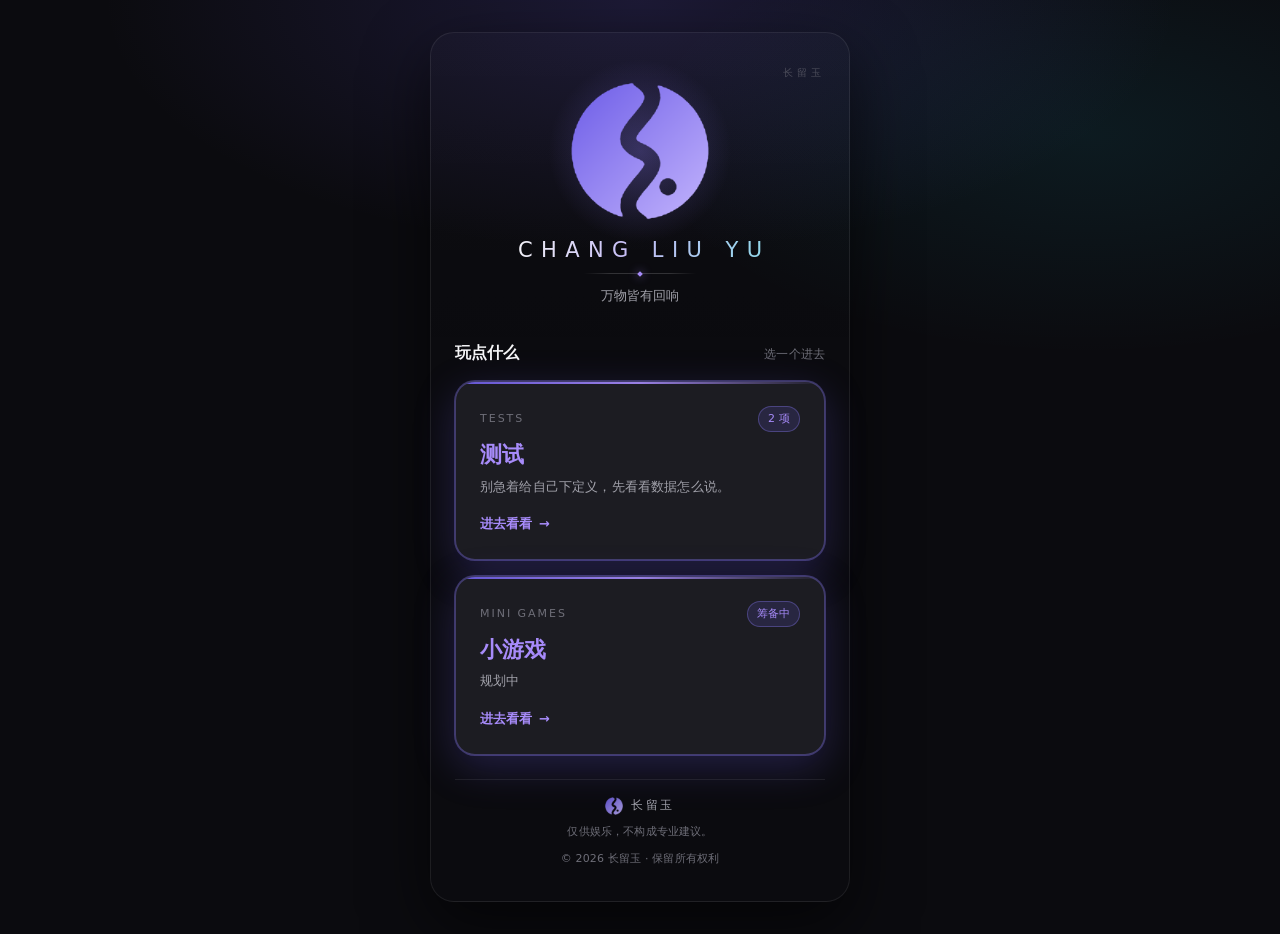
<file: index.html>
<!DOCTYPE html>
<html lang="zh-CN">
<head>
  <meta charset="UTF-8">
  <meta name="viewport" content="width=device-width, initial-scale=1, viewport-fit=cover, maximum-scale=1">
  <meta name="theme-color" content="#0B0B0F">
  <meta name="description" content="长留玉 · 轻娱乐小站。有测试也有小游戏，玩完可以直接生成图片分享给朋友。仅供娱乐，不构成专业建议。">
  <meta name="format-detection" content="telephone=no">
  <title>长留玉 · 轻娱乐小站</title>

  <link rel="icon" href="./assets/ip.png">
  <link rel="apple-touch-icon" href="./assets/ip.png">

  <link rel="stylesheet" href="./css/global.css">
  <link rel="stylesheet" href="./css/site.css">
</head>
<body>

  <div class="app">

    <main class="app__main">

      <!-- 品牌主视觉：只留 logo，中文名退成右上角极小落款，主标题换成英文（拼音） -->
      <header class="home-hero">
        <span class="home-hero__seal" data-clj-brand>长留玉</span>
        <span class="home-hero__ip" data-clj-ip="xl"></span>
        <h1 class="home-hero__wordmark" data-clj-brand-en>CHANG LIU YU</h1>
        <div class="home-hero__rule" aria-hidden="true"></div>
        <p class="home-hero__sub" data-clj-slogan></p>
      </header>

      <!-- 内容模块：内容由 js/home.js 依据 config.js 的 MODULES 自动渲染 -->
      <section>
        <div class="section-head">
          <h2 class="section-head__title">玩点什么</h2>
          <span class="section-head__hint">选一个进去</span>
        </div>
        <div class="stack-2" id="module-list"></div>
      </section>

    </main>

    <!-- 页脚 -->
    <footer class="footer">
      <div class="footer__brand">
        <span class="footer__mark" data-clj-logo aria-hidden="true"></span>
        <span data-clj-brand>长留玉</span>
      </div>
      <p class="footer__note" data-clj-disclaimer></p>
      <p class="footer__note">© <span id="year"></span> <span data-clj-brand></span> · 保留所有权利</p>
    </footer>

  </div>

  <!-- 脚本：config 必须最先，global 次之，页面逻辑最后 -->
  <script src="./js/config.js"></script>
  <script src="./js/global.js"></script>
  <script src="./js/home.js"></script>
</body>
</html>
</file>
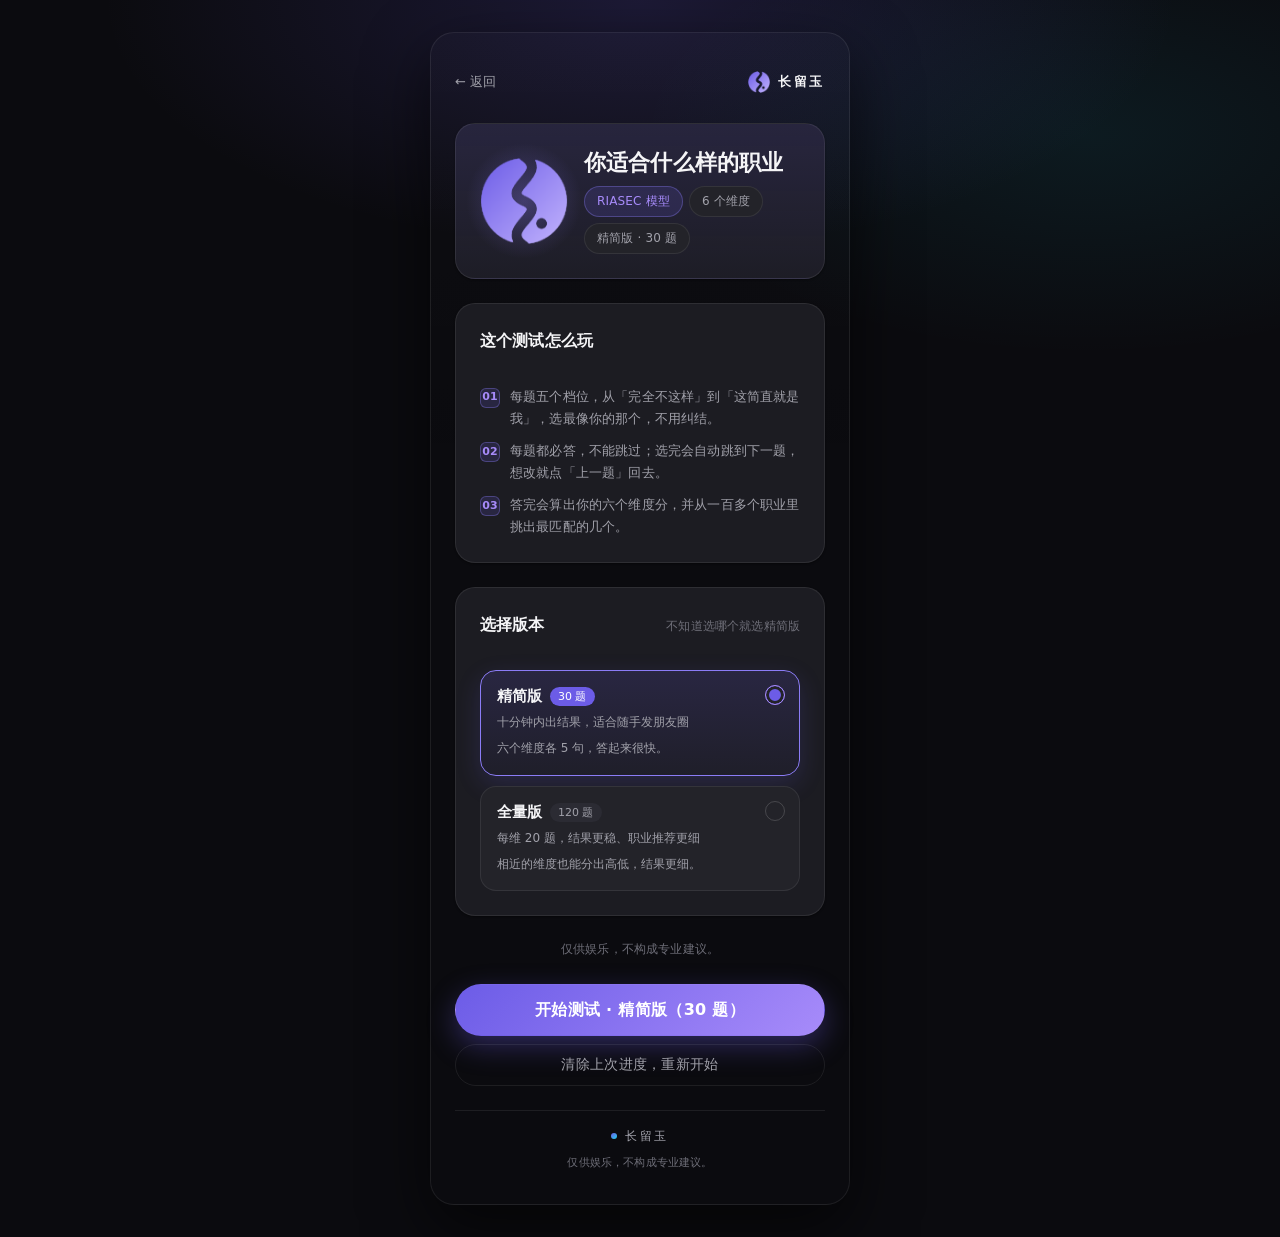
<file: career/index.html>
<!DOCTYPE html>
<html lang="zh-CN">
<head>
  <meta charset="UTF-8">
  <meta name="viewport" content="width=device-width, initial-scale=1, viewport-fit=cover, maximum-scale=1">
  <meta name="theme-color" content="#0B0B0F">
  <meta name="description" content="你适合什么样的职业 · 基于 RIASEC 职业兴趣模型的轻娱乐测试。仅供娱乐，不构成专业建议。">
  <title>你适合什么样的职业｜长留玉</title>

  <link rel="icon" href="../assets/ip.png">
  <link rel="apple-touch-icon" href="../assets/ip.png">

  <link rel="stylesheet" href="../css/global.css">
  <link rel="stylesheet" href="../css/quiz.css">
</head>
<body>

  <div class="app">

    <!-- 顶部：返回 + 品牌（品牌处于不显眼位置） -->
    <div class="quiz-top">
      <a class="quiz-top__back" href="../index.html" data-clj-back>
        <span aria-hidden="true">←</span> 返回
      </a>
      <span class="brand">
        <span class="brand__mark" data-clj-logo aria-hidden="true"></span>
        <span class="brand__name" data-clj-brand>长留玉</span>
      </span>
    </div>

    <main class="app__main">

      <!-- 测试名 + IP 图案 -->
      <section class="card card--tint intro-hero">
        <span data-clj-ip="lg"></span>
        <div class="grow">
          <h1 class="intro-hero__title">你适合什么样的职业</h1>
          <div class="intro-hero__meta">
            <span class="chip">RIASEC 模型</span>
            <span class="chip chip--plain">6 个维度</span>
            <span class="chip chip--plain" id="hero-badge">精简版</span>
          </div>
        </div>
      </section>

      <!-- 测试说明 -->
      <section class="card stack-2">
        <div class="section-head">
          <h2 class="section-head__title">这个测试怎么玩</h2>
        </div>
        <div class="intro-points">
          <div class="intro-points__item">
            <span class="intro-points__idx t-num">01</span>
            <span>每题五个档位，从「完全不这样」到「这简直就是我」，选最像你的那个，不用纠结。</span>
          </div>
          <div class="intro-points__item">
            <span class="intro-points__idx t-num">02</span>
            <span>每题都必答，不能跳过；选完会自动跳到下一题，想改就点「上一题」回去。</span>
          </div>
          <div class="intro-points__item">
            <span class="intro-points__idx t-num">03</span>
            <span>答完会算出你的六个维度分，并从一百多个职业里挑出最匹配的几个。</span>
          </div>
        </div>
      </section>

      <!-- 版本选择 -->
      <section class="card stack-2">
        <div class="section-head">
          <h2 class="section-head__title">选择版本</h2>
          <span class="section-head__hint">不知道选哪个就选精简版</span>
        </div>
        <div class="version-list" id="version-list"></div>
        <p class="t-small" id="resume-tip" hidden></p>
      </section>

      <p class="t-small center" data-clj-disclaimer></p>

    </main>

    <!-- 底部操作 -->
    <div class="stack-1">
      <button class="btn btn--primary" id="btn-start" type="button">开始测试</button>
      <button class="btn btn--quiet btn--sm" id="btn-clear-resume" type="button" hidden>清除上次进度，重新开始</button>
    </div>

    <footer class="footer">
      <div class="footer__brand">
        <span class="footer__dot" aria-hidden="true"></span>
        <span data-clj-brand>长留玉</span>
      </div>
      <p class="footer__note" data-clj-disclaimer></p>
    </footer>

  </div>

  <script src="../js/config.js"></script>
  <script src="../js/global.js"></script>
  <script src="../js/career/questions-light.js"></script>
  <script src="../js/career/questions-full-part1.js"></script>
  <script src="../js/career/questions-full-part2.js"></script>
  <script src="../js/career/questions-full-part3.js"></script>
  <script src="../js/career/questions-full-part4.js"></script>
  <script src="../js/career/scoring.js"></script>
  <script src="../js/career/data.js"></script>
  <script src="../js/career/quiz-boot.js"></script>
  <script src="../js/start.js"></script>
</body>
</html>
</file>
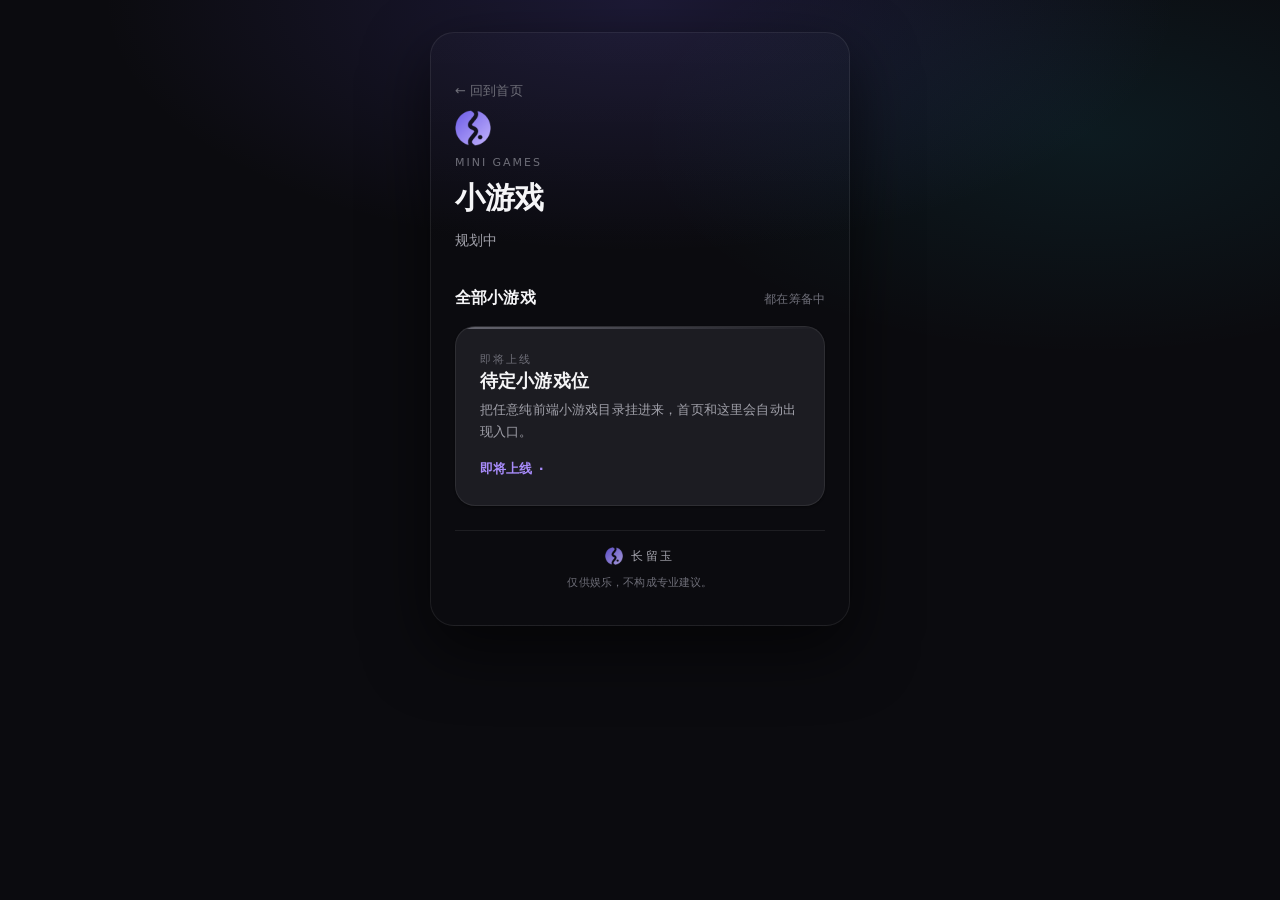
<file: games/index.html>
<!DOCTYPE html>
<html lang="zh-CN">
<head>
  <meta charset="UTF-8">
  <meta name="viewport" content="width=device-width, initial-scale=1, viewport-fit=cover, maximum-scale=1">
  <meta name="theme-color" content="#0B0B0F">
  <meta name="description" content="长留玉 · 小游戏。不用答题，直接上手玩。仅供娱乐，不构成专业建议。">
  <title>小游戏｜长留玉</title>
  <link rel="icon" href="../assets/ip.png">
  <link rel="apple-touch-icon" href="../assets/ip.png">
  <link rel="stylesheet" href="../css/global.css">
  <link rel="stylesheet" href="../css/site.css">
</head>
<body data-clj-module="games">
  <div class="app">
    <main class="app__main">
      <header class="module-hero">
        <a class="module-hero__back" href="../index.html"><span aria-hidden="true">←</span> 回到首页</a>
        <span class="module-hero__mark" data-clj-logo aria-hidden="true"></span>
        <div class="t-eyebrow" id="module-en">—</div>
        <h1 class="module-hero__title" id="module-name">加载中…</h1>
        <p class="module-hero__intro" id="module-intro"></p>
      </header>
      <section>
        <div class="section-head">
          <h2 class="section-head__title" id="list-title">全部内容</h2>
          <span class="section-head__hint" id="list-hint">—</span>
        </div>
        <div class="stack-2" id="item-list"></div>
      </section>
    </main>
    <footer class="footer">
      <div class="footer__brand">
        <span class="footer__mark" data-clj-logo aria-hidden="true"></span>
        <span data-clj-brand>长留玉</span>
      </div>
      <p class="footer__note" data-clj-disclaimer></p>
    </footer>
  </div>
  <script src="../js/config.js"></script>
  <script src="../js/global.js"></script>
  <script src="../js/module.js"></script>
</body>
</html>
</file>
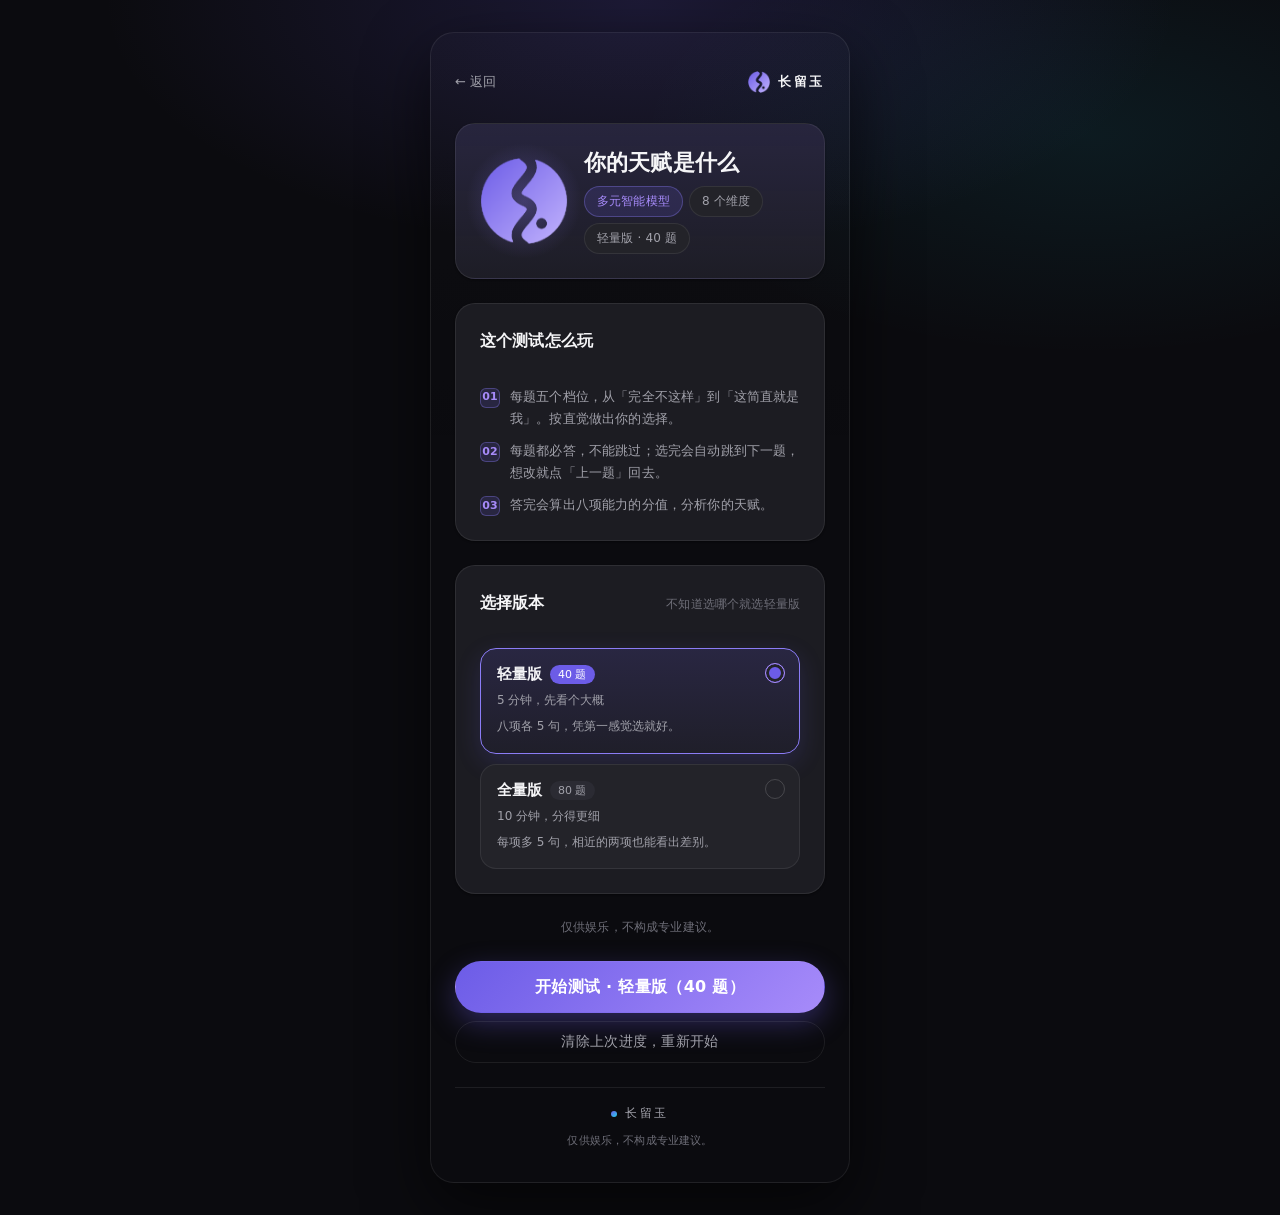
<file: talent/index.html>
<!DOCTYPE html>
<html lang="zh-CN">
<head>
  <meta charset="UTF-8">
  <meta name="viewport" content="width=device-width, initial-scale=1, viewport-fit=cover, maximum-scale=1">
  <meta name="theme-color" content="#0B0B0F">
  <meta name="description" content="你的天赋是什么 · 基于加德纳多元智能的轻娱乐测试。仅供娱乐，不构成专业建议。">
  <title>你的天赋是什么｜长留玉</title>

  <link rel="icon" href="../assets/ip.png">
  <link rel="apple-touch-icon" href="../assets/ip.png">

  <link rel="stylesheet" href="../css/global.css">
  <link rel="stylesheet" href="../css/quiz.css">
</head>
<body>

  <div class="app">

    <!-- 顶部：返回 + 品牌 -->
    <div class="quiz-top">
      <a class="quiz-top__back" href="../index.html" data-clj-back>
        <span aria-hidden="true">←</span> 返回
      </a>
      <span class="brand">
        <span class="brand__mark" data-clj-logo aria-hidden="true"></span>
        <span class="brand__name" data-clj-brand>长留玉</span>
      </span>
    </div>

    <main class="app__main">

      <!-- 测试名 + IP 图案 -->
      <section class="card card--tint intro-hero">
        <span data-clj-ip="lg"></span>
        <div class="grow">
          <h1 class="intro-hero__title">你的天赋是什么</h1>
          <div class="intro-hero__meta">
            <span class="chip">多元智能模型</span>
            <span class="chip chip--plain">8 个维度</span>
            <span class="chip chip--plain" id="hero-badge">轻量版</span>
          </div>
        </div>
      </section>

      <!-- 测试说明 -->
      <section class="card stack-2">
        <div class="section-head">
          <h2 class="section-head__title">这个测试怎么玩</h2>
        </div>
        <div class="intro-points">
          <div class="intro-points__item">
            <span class="intro-points__idx t-num">01</span>
            <span>每题五个档位，从「完全不这样」到「这简直就是我」。按直觉做出你的选择。</span>
          </div>
          <div class="intro-points__item">
            <span class="intro-points__idx t-num">02</span>
            <span>每题都必答，不能跳过；选完会自动跳到下一题，想改就点「上一题」回去。</span>
          </div>
          <div class="intro-points__item">
            <span class="intro-points__idx t-num">03</span>
            <span>答完会算出八项能力的分值，分析你的天赋。</span>
          </div>
        </div>
      </section>

      <!-- 版本选择 -->
      <section class="card stack-2">
        <div class="section-head">
          <h2 class="section-head__title">选择版本</h2>
          <span class="section-head__hint">不知道选哪个就选轻量版</span>
        </div>
        <div class="version-list" id="version-list"></div>
        <p class="t-small" id="resume-tip" hidden></p>
      </section>

      <p class="t-small center" data-clj-disclaimer></p>

    </main>

    <!-- 底部操作 -->
    <div class="stack-1">
      <button class="btn btn--primary" id="btn-start" type="button">开始测试</button>
      <button class="btn btn--quiet btn--sm" id="btn-clear-resume" type="button" hidden>清除上次进度，重新开始</button>
    </div>

    <footer class="footer">
      <div class="footer__brand">
        <span class="footer__dot" aria-hidden="true"></span>
        <span data-clj-brand>长留玉</span>
      </div>
      <p class="footer__note" data-clj-disclaimer></p>
    </footer>

  </div>

  <script src="../js/config.js"></script>
  <script src="../js/global.js"></script>
  <script src="../js/talent/questions-light.js"></script>
  <script src="../js/talent/questions-full.js"></script>
  <script src="../js/talent/scoring.js"></script>
  <script src="../js/talent/talents.js"></script>
  <script src="../js/talent/figures.js"></script>
  <script src="../js/talent/data.js"></script>
  <script src="../js/talent/quiz-boot.js"></script>
  <script src="../js/start.js"></script>
</body>
</html>
</file>
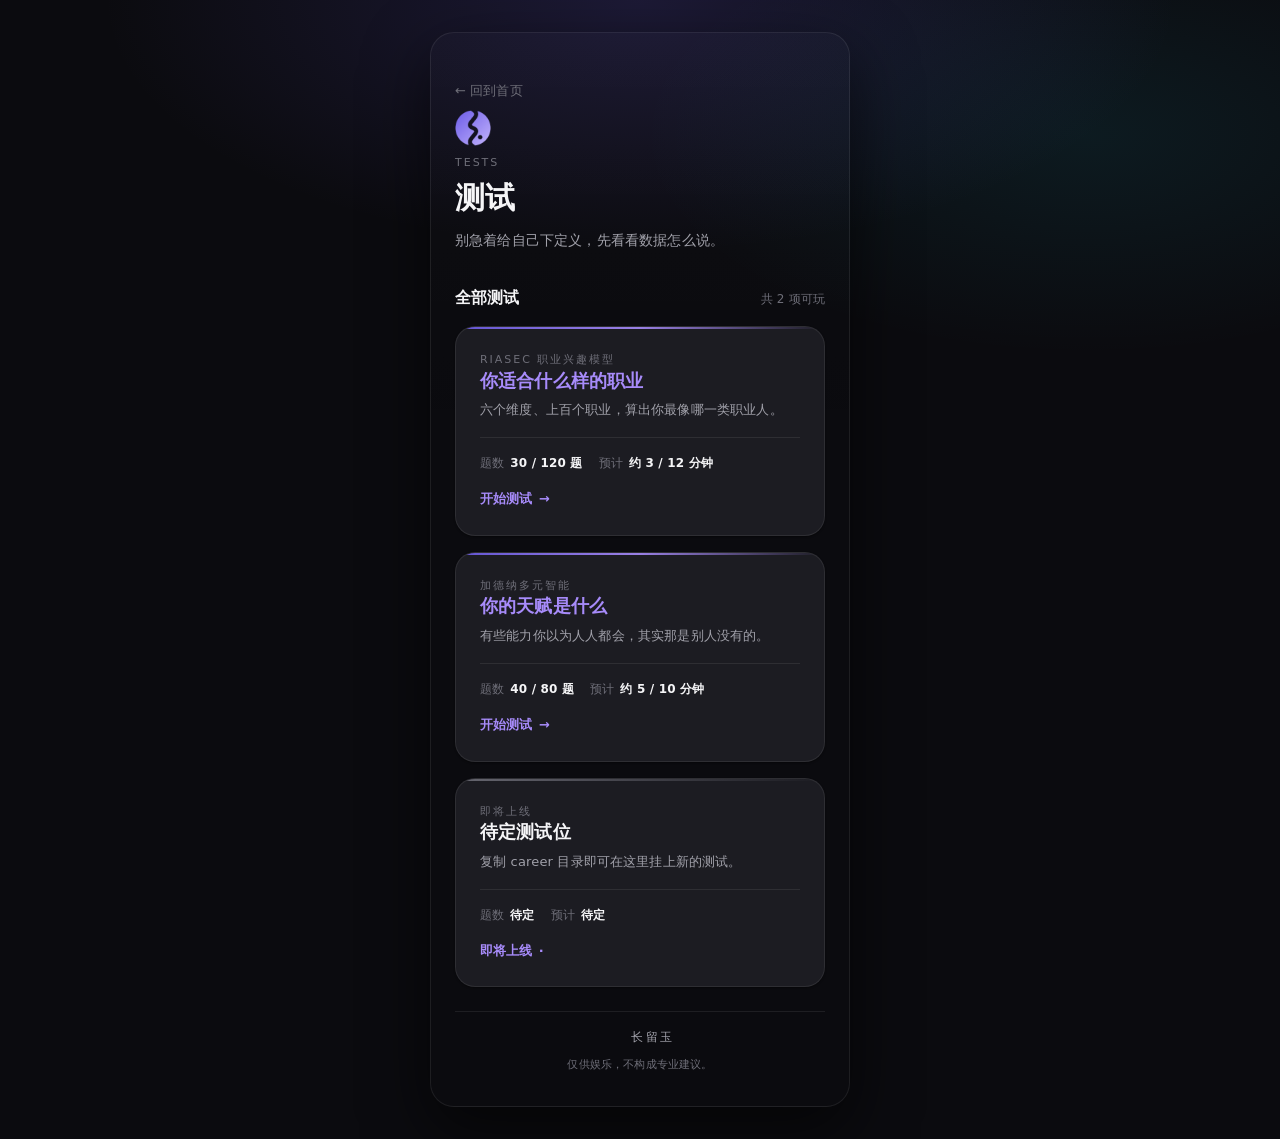
<file: tests/index.html>
<!DOCTYPE html>
<html lang="zh-CN">
<head>
  <meta charset="UTF-8">
  <meta name="viewport" content="width=device-width, initial-scale=1, viewport-fit=cover, maximum-scale=1">
  <meta name="theme-color" content="#0B0B0F">
  <meta name="description" content="长留玉 · 测试。先看数据，再下定义。仅供娱乐，不构成专业建议。">
  <title>测试｜长留玉</title>
  <link rel="icon" href="../assets/ip.png">
  <link rel="apple-touch-icon" href="../assets/ip.png">
  <link rel="stylesheet" href="../css/global.css">
  <link rel="stylesheet" href="../css/site.css">
</head>
<body data-clj-module="tests">
  <div class="app">
    <main class="app__main">
      <header class="module-hero">
        <a class="module-hero__back" href="../index.html"><span aria-hidden="true">←</span> 回到首页</a>
        <span class="module-hero__mark" data-clj-logo aria-hidden="true"></span>
        <div class="t-eyebrow" id="module-en">—</div>
        <h1 class="module-hero__title" id="module-name">加载中…</h1>
        <p class="module-hero__intro" id="module-intro"></p>
      </header>
      <section>
        <div class="section-head">
          <h2 class="section-head__title" id="list-title">全部内容</h2>
          <span class="section-head__hint" id="list-hint">—</span>
        </div>
        <div class="stack-2" id="item-list"></div>
      </section>
    </main>
    <footer class="footer">
      <div class="footer__brand">
        <span class="footer__mark" data-clj-logo aria-hidden="true"></span>
        <span data-clj-brand>长留玉</span>
      </div>
      <p class="footer__note" data-clj-disclaimer></p>
    </footer>
  </div>
  <script src="../js/config.js"></script>
  <script src="../js/global.js"></script>
  <script src="../js/module.js"></script>
</body>
</html>
</file>
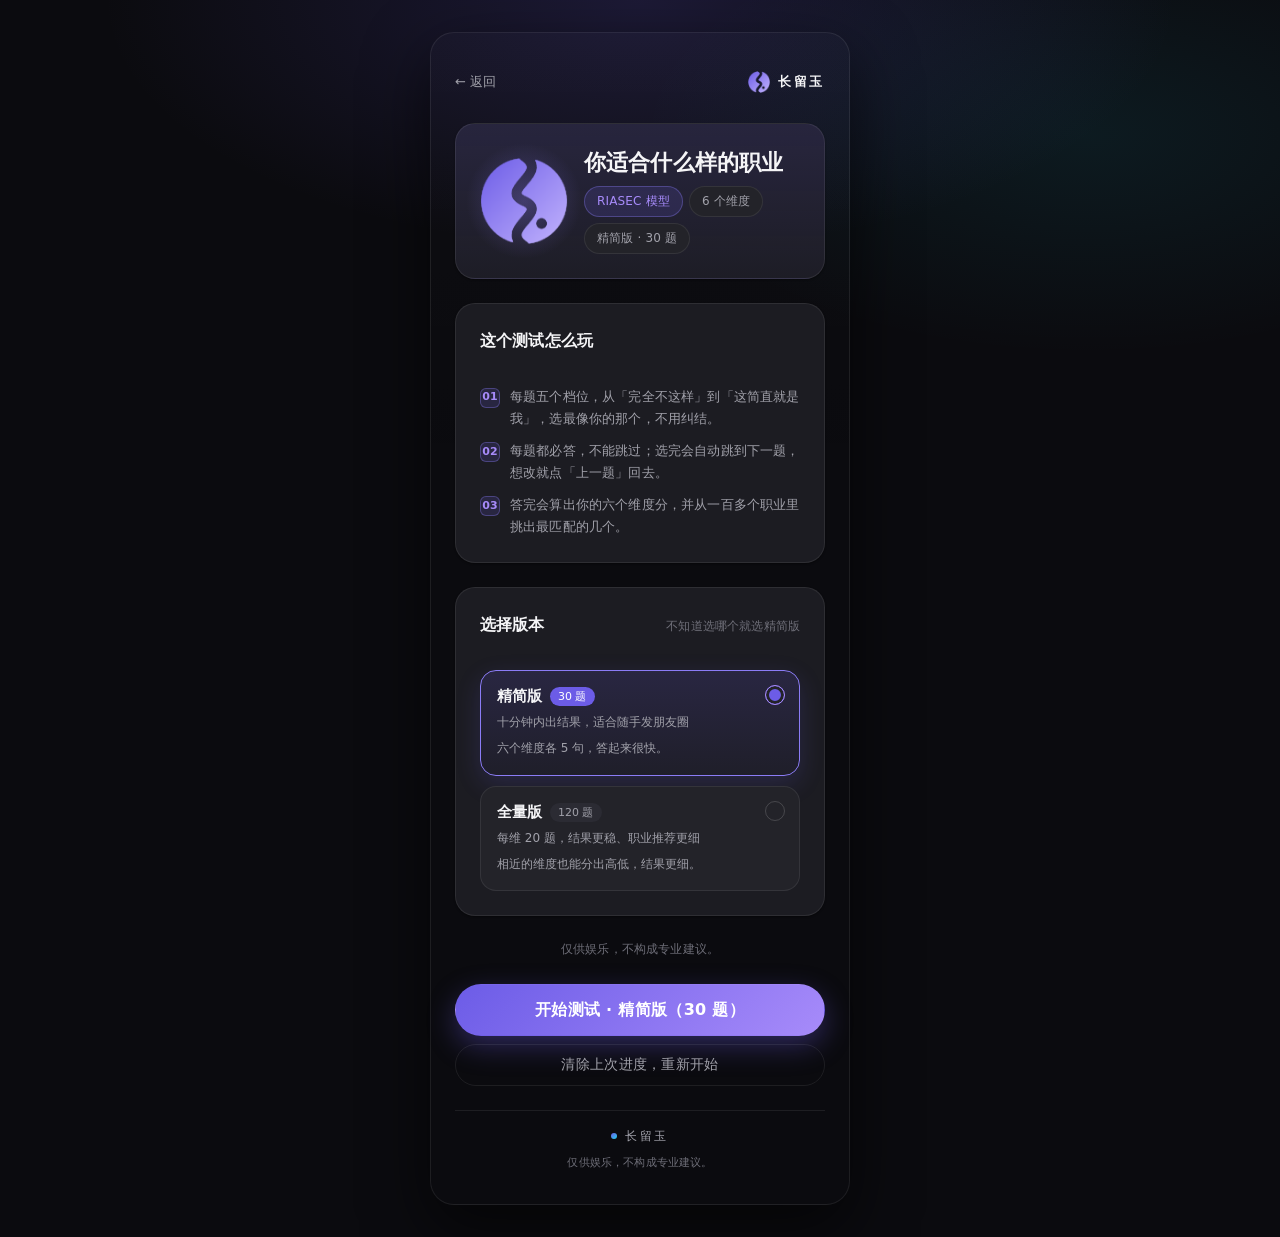
<file: career/result.html>
<!DOCTYPE html>
<html lang="zh-CN">
<head>
  <meta charset="UTF-8">
  <meta name="viewport" content="width=device-width, initial-scale=1, viewport-fit=cover, maximum-scale=1">
  <meta name="theme-color" content="#0B0B0F">
  <meta name="description" content="你适合什么样的职业 · 结果页。仅供娱乐，不构成专业建议。">
  <title>我的测试结果｜长留玉</title>

  <link rel="icon" href="../assets/ip.png">
  <link rel="apple-touch-icon" href="../assets/ip.png">

  <link rel="stylesheet" href="../css/global.css">
  <link rel="stylesheet" href="../css/quiz.css">
</head>
<body>

  <div class="app">

    <div class="quiz-top">
      <span class="brand">
        <span class="brand__mark" data-clj-logo aria-hidden="true"></span>
        <span class="brand__name" data-clj-brand>长留玉</span>
      </span>
      <a class="quiz-top__back" href="../index.html" data-clj-back>返回</a>
    </div>

    <main class="app__main">

      <!-- 结果主视觉 -->
      <section class="card card--tint result-hero anim-up">
        <div>
          <div class="t-eyebrow" id="code-label">你的霍兰德兴趣代码</div>
          <div class="result-hero__code t-num" id="result-code">---</div>
        </div>
        <div>
          <p class="t-eyebrow" style="margin-bottom:6px;">最佳匹配职业</p>
          <h1 class="result-hero__title" id="result-title">正在计算…</h1>
        </div>
        <p class="result-hero__profile" id="result-profile"></p>
        <div class="tag-row" id="strength-tags"></div>
        <div class="tag-row" id="meta-tags"></div>
        <p class="result-hero__spread" id="result-spread"></p>
      </section>

      <!-- 雷达图 -->
      <section class="card anim-up d-1">
        <div class="section-head">
          <h2 class="section-head__title">六维兴趣图谱</h2>
          <span class="section-head__hint">满分 100</span>
        </div>
        <div class="radar-holder" id="radar-holder"></div>
      </section>

      <!-- 维度明细 -->
      <section class="card anim-up d-2">
        <div class="section-head">
          <h2 class="section-head__title">维度明细</h2>
          <span class="section-head__hint">由高到低</span>
        </div>
        <div class="dim-bars" id="dim-bars"></div>
      </section>

      <!-- 最佳匹配职业 -->
      <section>
        <div class="section-head">
          <h2 class="section-head__title">最适合你的职业</h2>
          <span class="section-head__hint">匹配度越高越贴合</span>
        </div>
        <div id="career-main"></div>
      </section>

      <!-- 次匹配职业 -->
      <section id="result-alt-wrap">
        <div class="section-head">
          <h2 class="section-head__title">也很适合的还有</h2>
        </div>
        <div class="stack-2" id="result-alt"></div>
      </section>

      <!-- 行动建议 -->
      <section class="card">
        <div class="section-head">
          <h2 class="section-head__title">接下来可以做什么</h2>
        </div>
        <ul class="advice-list" id="advice-list"></ul>
      </section>

      <!-- 操作 -->
      <section class="result-actions">
        <button class="btn btn--primary" id="btn-save-img" type="button">保存结果图片</button>
        <div class="result-actions__row">
          <button class="btn btn--quiet" id="btn-retry" type="button">重新测试</button>
          <button class="btn btn--quiet" id="btn-home" type="button">返回首页</button>
        </div>
      </section>

      <!-- 推荐其它测试 -->
      <section>
        <div class="section-head">
          <h2 class="section-head__title">你可能还想测</h2>
        </div>
        <div class="stack-2" id="other-tests"></div>
      </section>

      <p class="t-small center" data-clj-disclaimer></p>

    </main>

    <footer class="footer">
      <div class="footer__brand">
        <span class="footer__dot" aria-hidden="true"></span>
        <span data-clj-brand>长留玉</span>
      </div>
      <p class="footer__note" data-clj-disclaimer></p>
    </footer>

  </div>

  <!-- 脚本顺序不能乱：config → global → 题库 → 职业库 → 算法 → 数据层 → 页面逻辑 -->
  <script src="../js/config.js"></script>
  <script src="../js/global.js"></script>
  <script src="../js/career/questions-light.js"></script>
  <script src="../js/career/questions-full-part1.js"></script>
  <script src="../js/career/questions-full-part2.js"></script>
  <script src="../js/career/questions-full-part3.js"></script>
  <script src="../js/career/questions-full-part4.js"></script>
  <script src="../js/career/careers-part1.js"></script>
  <script src="../js/career/careers-part2.js"></script>
  <script src="../js/career/careers-part3.js"></script>
  <script src="../js/career/careers-part4.js"></script>
  <script src="../js/career/scoring.js"></script>
  <script src="../js/career/data.js"></script>
  <script src="../js/qr.js"></script>
  <script src="../js/radar.js"></script>
  <script src="../js/poster.js"></script>
  <script src="../js/save.js"></script>
  <script src="../js/career/result.js"></script>
</body>
</html>
</file>
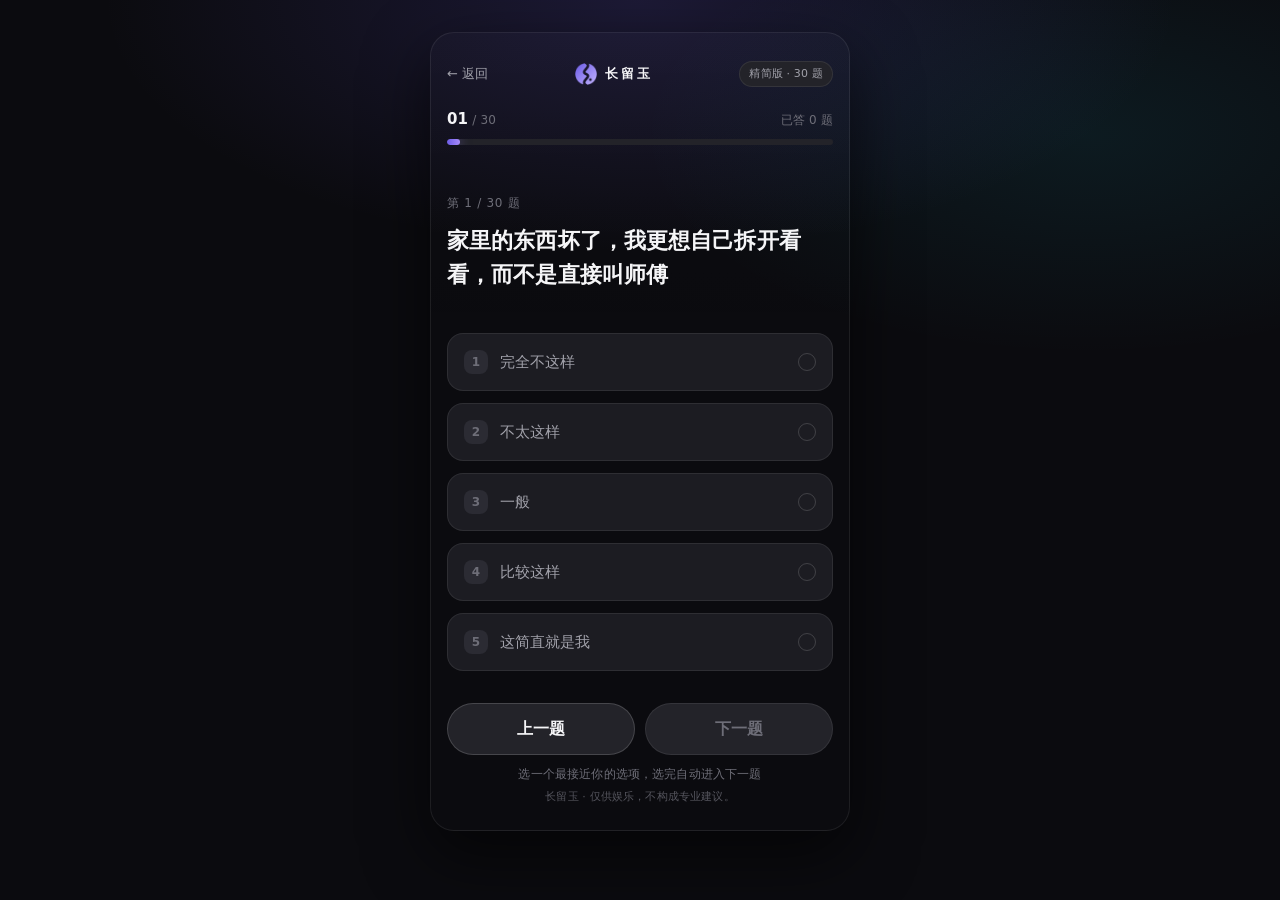
<file: career/test.html>
<!DOCTYPE html>
<html lang="zh-CN">
<head>
  <meta charset="UTF-8">
  <meta name="viewport" content="width=device-width, initial-scale=1, viewport-fit=cover, maximum-scale=1">
  <meta name="theme-color" content="#0B0B0F">
  <meta name="description" content="你适合什么样的职业 · 答题页。仅供娱乐，不构成专业建议。">
  <title>答题中｜长留玉</title>

  <link rel="icon" href="../assets/ip.png">
  <link rel="apple-touch-icon" href="../assets/ip.png">

  <link rel="stylesheet" href="../css/global.css">
  <link rel="stylesheet" href="../css/quiz.css">
</head>
<body class="quiz-page">

  <div class="app">

    <!-- 顶部：返回 + 品牌 + 版本标记 -->
    <div class="quiz-top">
      <a class="quiz-top__back" href="index.html" data-clj-back>
        <span aria-hidden="true">←</span> 返回
      </a>
      <span class="brand">
        <span class="brand__mark" data-clj-logo aria-hidden="true"></span>
        <span class="brand__name" data-clj-brand>长留玉</span>
      </span>
      <span class="chip chip--plain chip--sm" id="version-tag">精简版</span>
    </div>

    <!-- 进度 -->
    <div class="quiz-progress">
      <div class="quiz-progress__meta">
        <span>
          <span class="quiz-progress__now t-num" id="step-now">01</span>
          <span class="t-num"> / </span>
          <span class="t-num" id="step-all">30</span>
        </span>
        <span>已答 <span class="t-num" id="answered-count">0</span> 题</span>
      </div>
      <div class="quiz-progress__bar" id="progress-bar" role="progressbar"
           aria-valuemin="0" aria-valuemax="100" aria-valuenow="0" aria-label="答题进度">
        <div class="quiz-progress__fill" id="progress-fill"></div>
      </div>
    </div>

    <!-- 题目与选项 -->
    <main class="app__main quiz-main">

      <div class="question-card" id="question-card">
        <div class="question-card__meta" id="question-meta">第 1 / 30 题</div>
        <h1 class="question-card__text" id="question-text">正在加载题目…</h1>
      </div>

      <div class="options" id="options" role="radiogroup" aria-labelledby="question-text"></div>

    </main>

    <!-- 底部导航 -->
    <div>
      <div class="quiz-nav">
        <button class="btn btn--ghost quiz-nav__prev" id="btn-prev" type="button">上一题</button>
        <button class="btn btn--primary" id="btn-next" type="button">下一题</button>
      </div>
      <!-- 提示与免责声明并成一块：原来免责声明单独占一整个页脚（63px），
           在手机上就是白白多吃掉一屏，收进这里刚好。 -->
      <p class="quiz-nav__hint">
        <span id="nav-hint">选一个最接近你的选项，选完自动进入下一题</span>
        <span class="quiz-nav__legal"><span data-clj-brand>长留玉</span> · <span data-clj-disclaimer></span></span>
      </p>
    </div>

  </div>

  <!-- 脚本顺序不能乱：config → global → 题库 → 算法 → 数据层 → 页面逻辑 -->
  <script src="../js/config.js"></script>
  <script src="../js/global.js"></script>
  <script src="../js/career/questions-light.js"></script>
  <script src="../js/career/questions-full-part1.js"></script>
  <script src="../js/career/questions-full-part2.js"></script>
  <script src="../js/career/questions-full-part3.js"></script>
  <script src="../js/career/questions-full-part4.js"></script>
  <script src="../js/career/scoring.js"></script>
  <script src="../js/career/data.js"></script>
  <script src="../js/career/quiz-boot.js"></script>
  <script src="../js/quiz.js"></script>
</body>
</html>
</file>
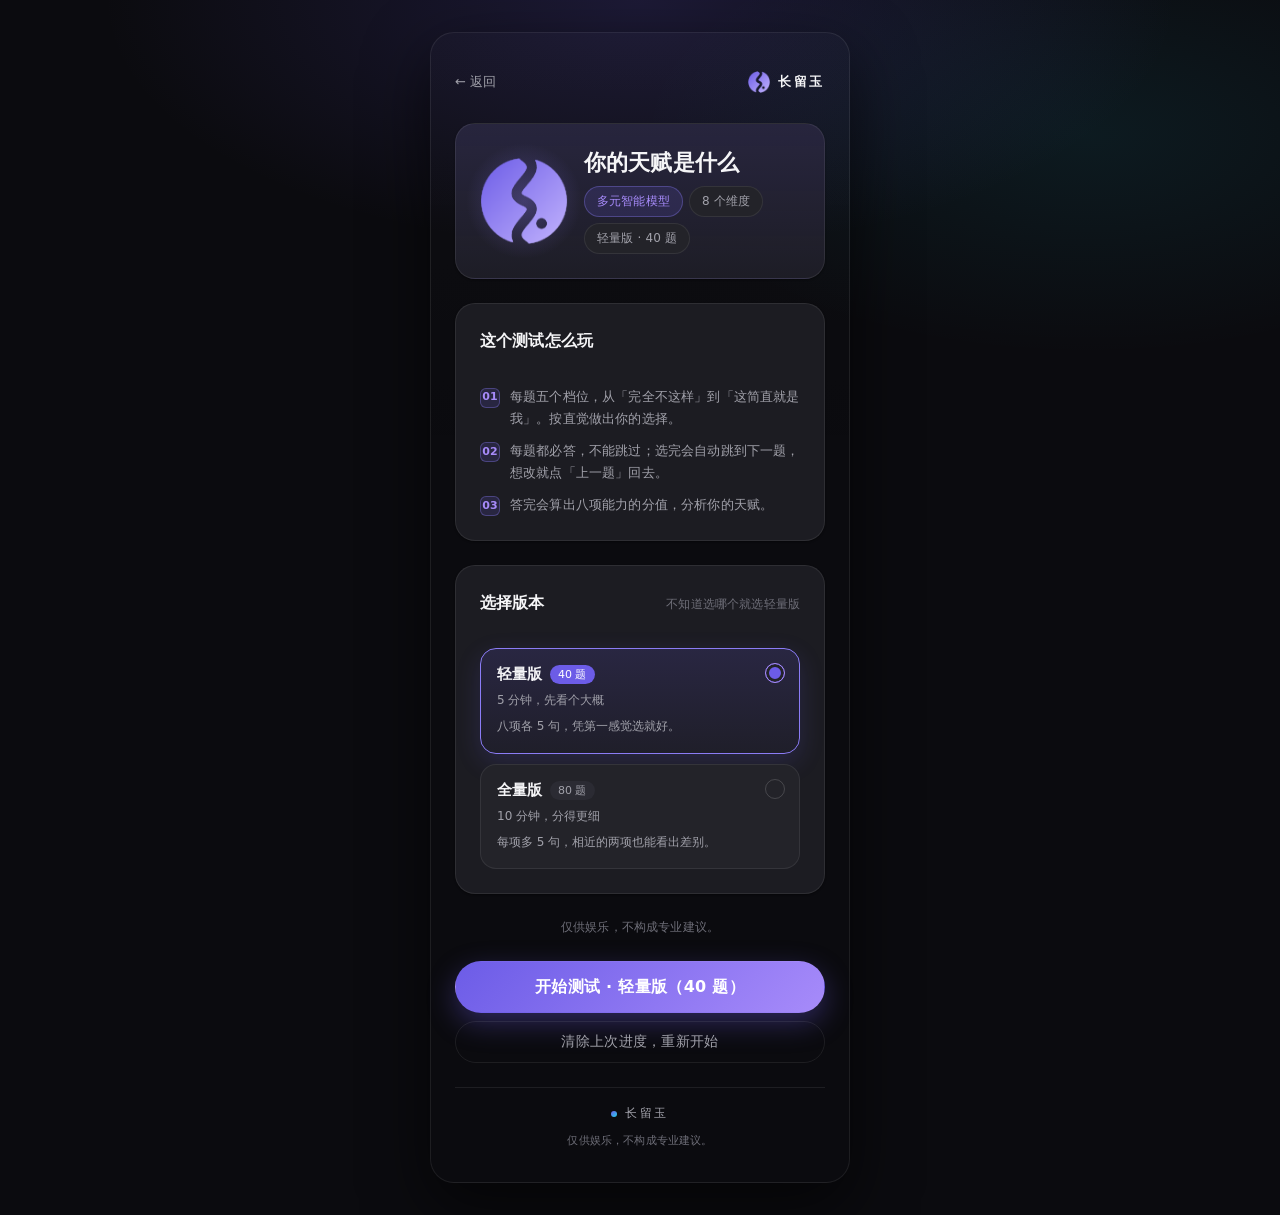
<file: talent/result.html>
<!DOCTYPE html>
<html lang="zh-CN">
<head>
  <meta charset="UTF-8">
  <meta name="viewport" content="width=device-width, initial-scale=1, viewport-fit=cover, maximum-scale=1">
  <meta name="theme-color" content="#0B0B0F">
  <meta name="description" content="你的天赋是什么 · 结果页。仅供娱乐，不构成专业建议。">
  <title>我的天赋结果｜长留玉</title>

  <link rel="icon" href="../assets/ip.png">
  <link rel="apple-touch-icon" href="../assets/ip.png">

  <link rel="stylesheet" href="../css/global.css">
  <link rel="stylesheet" href="../css/quiz.css">
</head>
<body>

  <div class="app">

    <div class="quiz-top">
      <a class="quiz-top__back" href="index.html" data-clj-back>
        <span aria-hidden="true">←</span> 返回
      </a>
      <span class="brand">
        <span class="brand__mark" data-clj-logo aria-hidden="true"></span>
        <span class="brand__name" data-clj-brand>长留玉</span>
      </span>
      <span class="chip chip--plain chip--sm" id="version-tag">轻量版</span>
    </div>

    <main class="app__main">

      <!-- 结果主视觉 -->
      <section class="card card--tint result-hero anim-up">
        <div>
          <div class="t-eyebrow" id="code-label">你的主天赋画像</div>
          <div class="result-hero__code result-hero__code--cjk" id="result-code">—</div>
        </div>
        <div>
          <p class="t-eyebrow" style="margin-bottom:6px;" id="combo-label">天赋组合</p>
          <h1 class="result-hero__title" id="result-title">正在计算…</h1>
        </div>
        <p class="result-hero__profile" id="result-profile"></p>
        <div class="tag-row" id="strength-tags"></div>
        <p class="result-hero__spread" id="result-spread"></p>
      </section>

      <!-- 雷达图 -->
      <section class="card anim-up d-1">
        <div class="section-head">
          <h2 class="section-head__title">八项能力图谱</h2>
          <span class="section-head__hint">满分 100</span>
        </div>
        <div class="radar-holder" id="radar-holder"></div>
      </section>

      <!-- 维度明细 -->
      <section class="card anim-up d-2">
        <div class="section-head">
          <h2 class="section-head__title">八项明细</h2>
          <span class="section-head__hint">由高到低</span>
        </div>
        <div class="dim-bars" id="dim-bars"></div>
      </section>

      <!-- 主天赋画像详解 -->
      <section class="card anim-up d-3" id="talent-main">
        <div class="section-head">
          <h2 class="section-head__title" id="talent-name">你的天赋画像</h2>
        </div>
        <p class="t-body" id="talent-desc"></p>
        <div class="advice-list" id="talent-watch"></div>
      </section>

      <!-- 和你最像的名人 -->
      <section id="figures-wrap">
        <div class="section-head">
          <h2 class="section-head__title">和你最像的名人</h2>
          <span class="section-head__hint">只挑最接近的一位</span>
        </div>
        <!-- 所有卡片（含最像的那张）都放进同一个 flex 容器：
             间距由 flex gap 统一给，不再靠「两个容器之间的空隙」来凑，
             否则首卡和其他卡的间距会被容器的边距差异带偏。 -->
        <div class="stack-2" id="figure-list"></div>
      </section>

      <!-- 操作 -->
      <section class="result-actions">
        <button class="btn btn--primary" id="btn-save-img" type="button">保存结果图片</button>
        <div class="result-actions__row">
          <button class="btn btn--quiet" id="btn-retry" type="button">重新测试</button>
          <button class="btn btn--quiet" id="btn-home" type="button">返回首页</button>
        </div>
      </section>

      <!-- 推荐其它测试 -->
      <section>
        <div class="section-head">
          <h2 class="section-head__title">你可能还想测</h2>
        </div>
        <div class="stack-2" id="other-tests"></div>
      </section>

      <p class="t-small center" data-clj-disclaimer></p>

    </main>

    <footer class="footer">
      <div class="footer__brand">
        <span class="footer__dot" aria-hidden="true"></span>
        <span data-clj-brand>长留玉</span>
      </div>
      <p class="footer__note" data-clj-disclaimer></p>
    </footer>

  </div>

  <!-- 脚本顺序不能乱：config → global → 题库 → 画像库 → 算法 → 数据层 → 二维码 → 海报 → 页面逻辑 -->
  <script src="../js/config.js"></script>
  <script src="../js/global.js"></script>
  <script src="../js/talent/questions-light.js"></script>
  <script src="../js/talent/questions-full.js"></script>
  <script src="../js/talent/scoring.js"></script>
  <script src="../js/talent/talents.js"></script>
  <script src="../js/talent/figures.js"></script>
  <script src="../js/talent/data.js"></script>
  <script src="../js/qr.js"></script>
  <script src="../js/radar.js"></script>
  <script src="../js/poster.js"></script>
  <script src="../js/save.js"></script>
  <script src="../js/talent/result.js"></script>
</body>
</html>
</file>
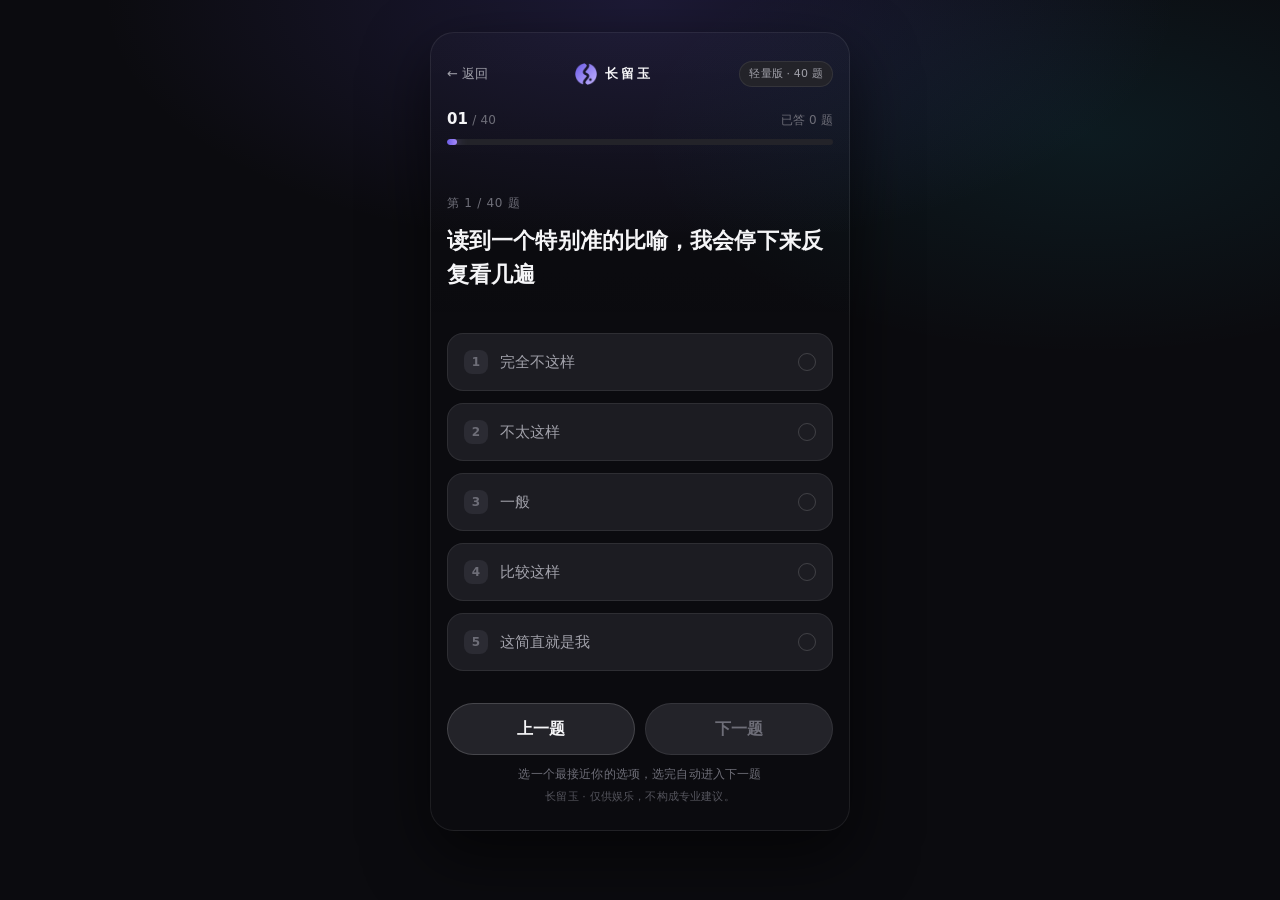
<file: talent/test.html>
<!DOCTYPE html>
<html lang="zh-CN">
<head>
  <meta charset="UTF-8">
  <meta name="viewport" content="width=device-width, initial-scale=1, viewport-fit=cover, maximum-scale=1">
  <meta name="theme-color" content="#0B0B0F">
  <meta name="description" content="你的天赋是什么 · 答题页。仅供娱乐，不构成专业建议。">
  <title>答题中｜长留玉</title>

  <link rel="icon" href="../assets/ip.png">
  <link rel="apple-touch-icon" href="../assets/ip.png">

  <link rel="stylesheet" href="../css/global.css">
  <link rel="stylesheet" href="../css/quiz.css">
</head>
<body class="quiz-page">

  <div class="app">

    <!-- 顶部：返回 + 品牌 + 版本标记 -->
    <div class="quiz-top">
      <a class="quiz-top__back" href="index.html" data-clj-back>
        <span aria-hidden="true">←</span> 返回
      </a>
      <span class="brand">
        <span class="brand__mark" data-clj-logo aria-hidden="true"></span>
        <span class="brand__name" data-clj-brand>长留玉</span>
      </span>
      <span class="chip chip--plain chip--sm" id="version-tag">轻量版</span>
    </div>

    <!-- 进度 -->
    <div class="quiz-progress">
      <div class="quiz-progress__meta">
        <span>
          <span class="quiz-progress__now t-num" id="step-now">01</span>
          <span class="t-num"> / </span>
          <span class="t-num" id="step-all">40</span>
        </span>
        <span>已答 <span class="t-num" id="answered-count">0</span> 题</span>
      </div>
      <div class="quiz-progress__bar" id="progress-bar" role="progressbar"
           aria-valuemin="0" aria-valuemax="100" aria-valuenow="0" aria-label="答题进度">
        <div class="quiz-progress__fill" id="progress-fill"></div>
      </div>
    </div>

    <!-- 题目与选项 -->
    <main class="app__main quiz-main">

      <div class="question-card" id="question-card">
        <div class="question-card__meta" id="question-meta">第 1 / 40 题</div>
        <h1 class="question-card__text" id="question-text">正在加载题目…</h1>
      </div>

      <div class="options" id="options" role="radiogroup" aria-labelledby="question-text"></div>

    </main>

    <!-- 底部导航 -->
    <div>
      <div class="quiz-nav">
        <button class="btn btn--ghost quiz-nav__prev" id="btn-prev" type="button">上一题</button>
        <button class="btn btn--primary" id="btn-next" type="button">下一题</button>
      </div>
      <!-- 提示与免责声明并成一块：免责声明单独占一整个页脚会在手机上白吃一屏 -->
      <p class="quiz-nav__hint">
        <span id="nav-hint">选一个最接近你的选项，选完自动进入下一题</span>
        <span class="quiz-nav__legal"><span data-clj-brand>长留玉</span> · <span data-clj-disclaimer></span></span>
      </p>
    </div>

  </div>

  <!-- 脚本顺序不能乱：config → global → 题库 → 画像库 → 算法 → 数据层 → 数据源声明 → 引擎 -->
  <script src="../js/config.js"></script>
  <script src="../js/global.js"></script>
  <script src="../js/talent/questions-light.js"></script>
  <script src="../js/talent/questions-full.js"></script>
  <script src="../js/talent/scoring.js"></script>
  <script src="../js/talent/talents.js"></script>
  <script src="../js/talent/figures.js"></script>
  <script src="../js/talent/data.js"></script>
  <script src="../js/talent/quiz-boot.js"></script>
  <script src="../js/quiz.js"></script>
</body>
</html>
</file>
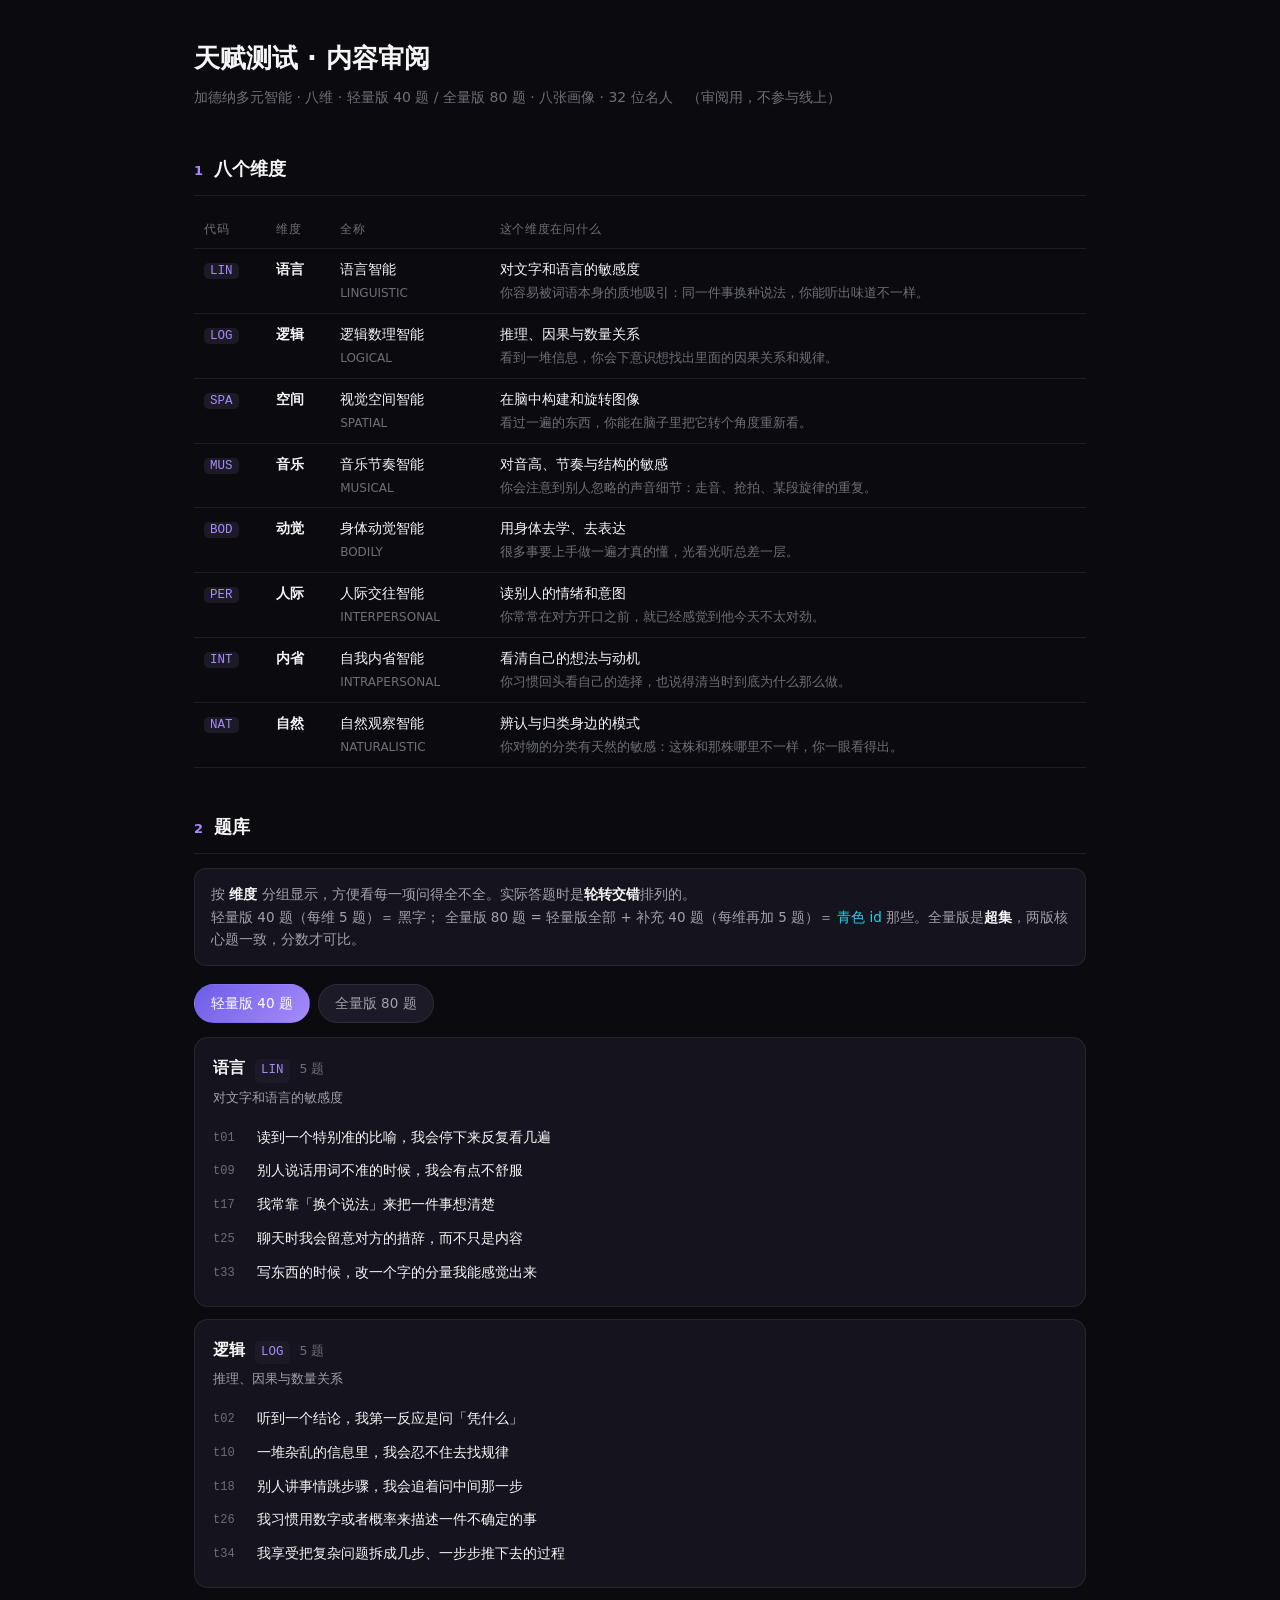
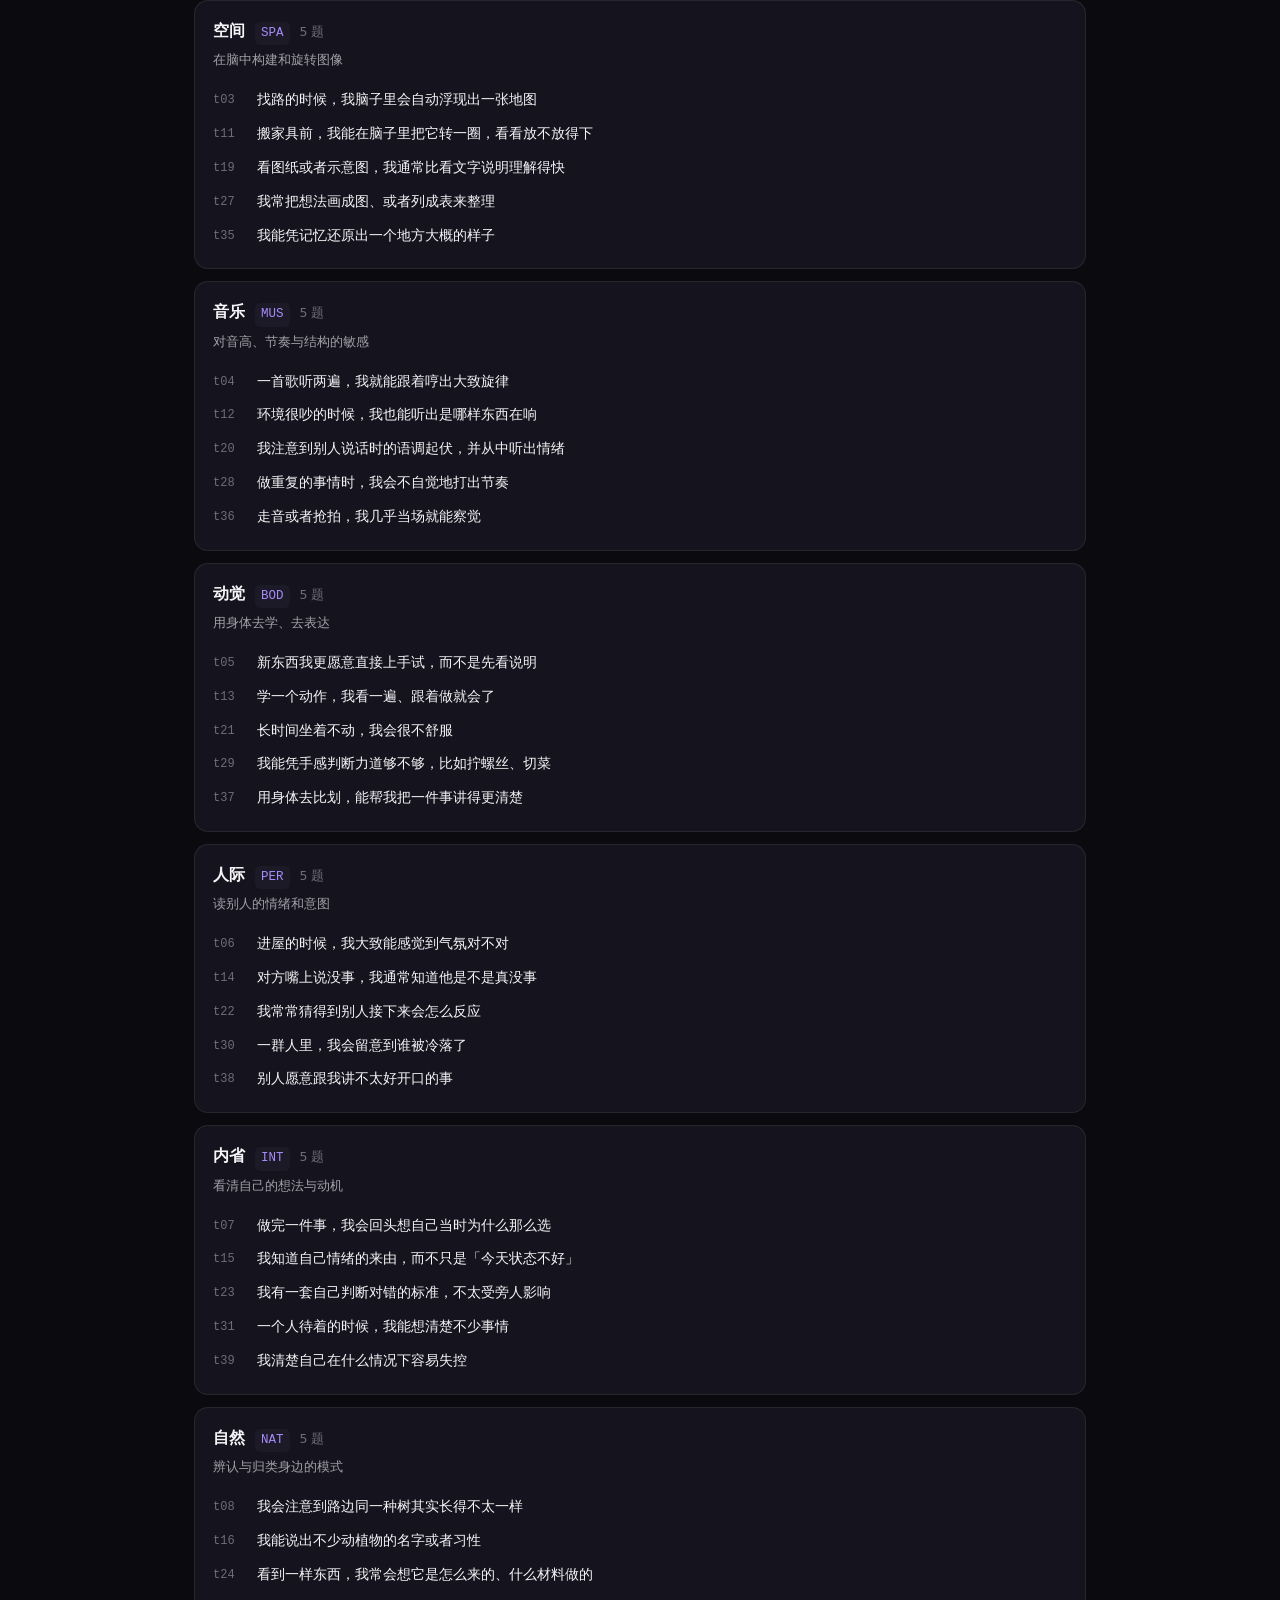
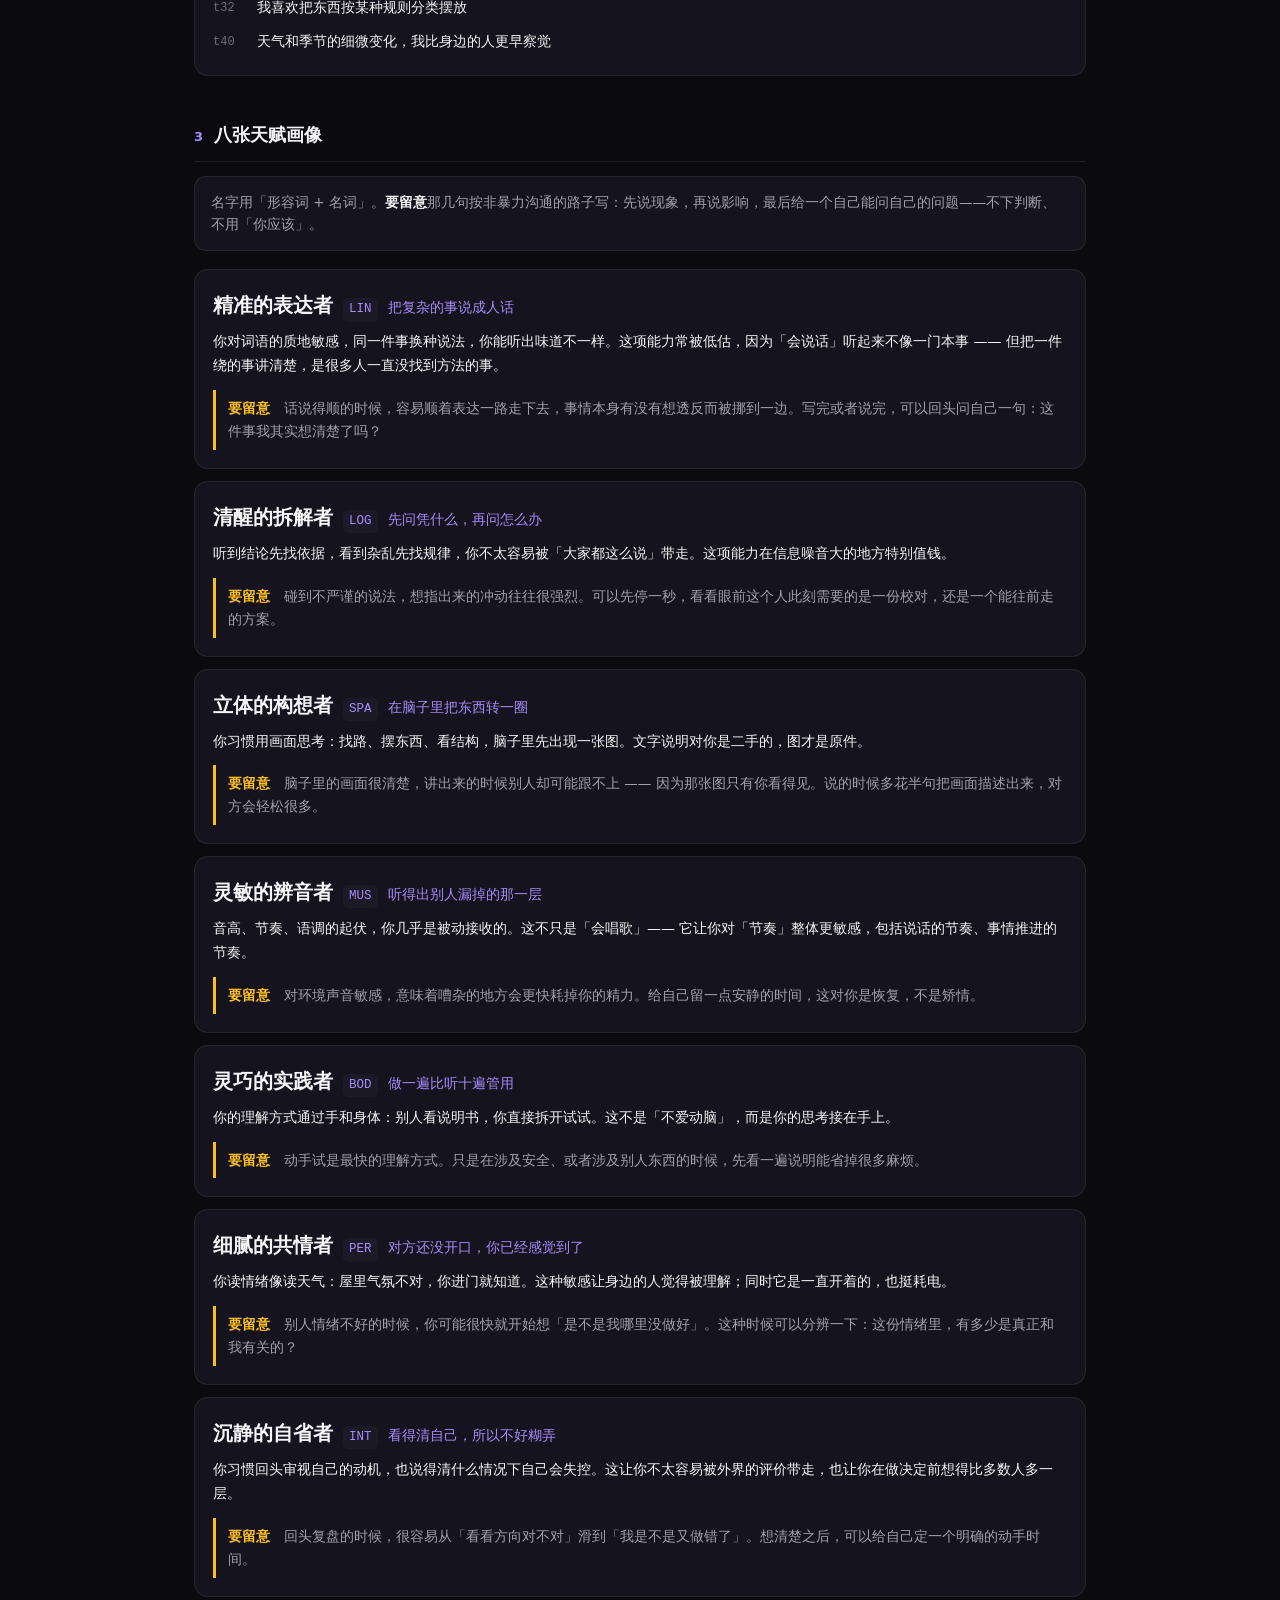
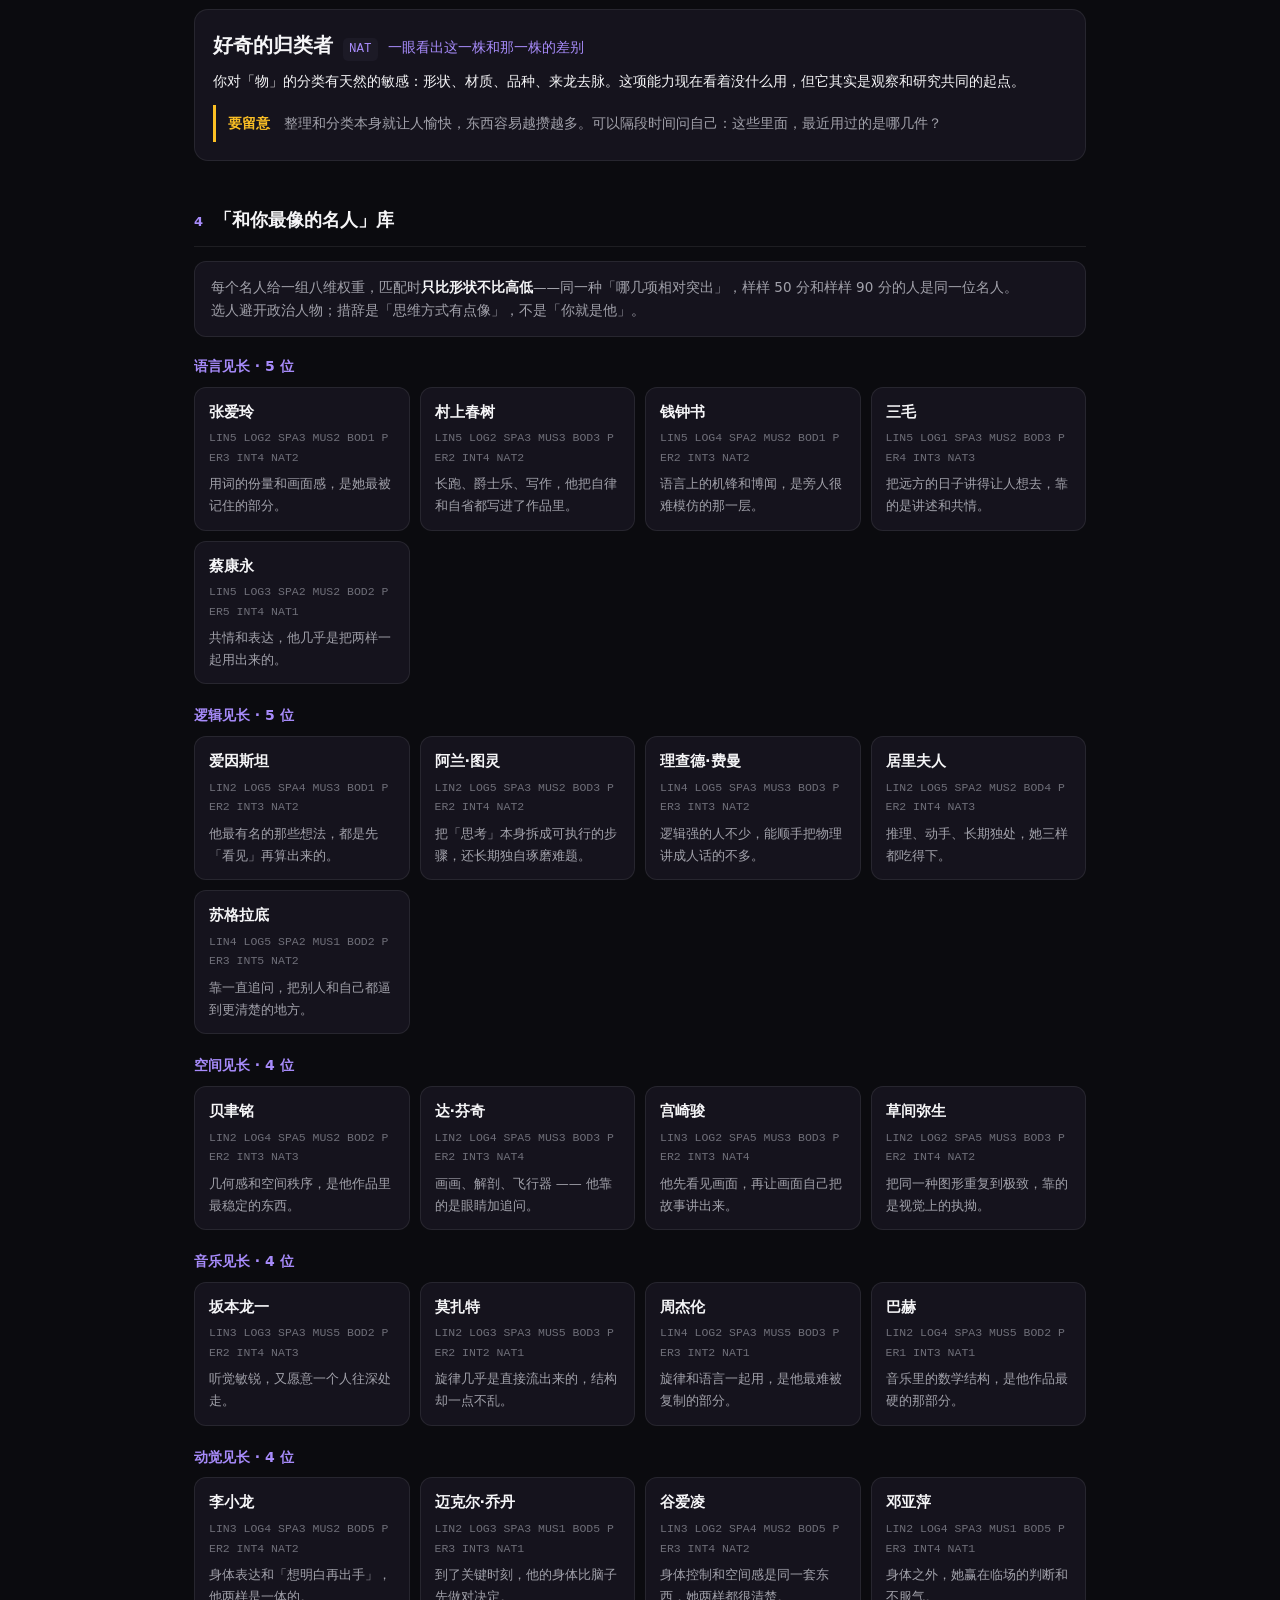
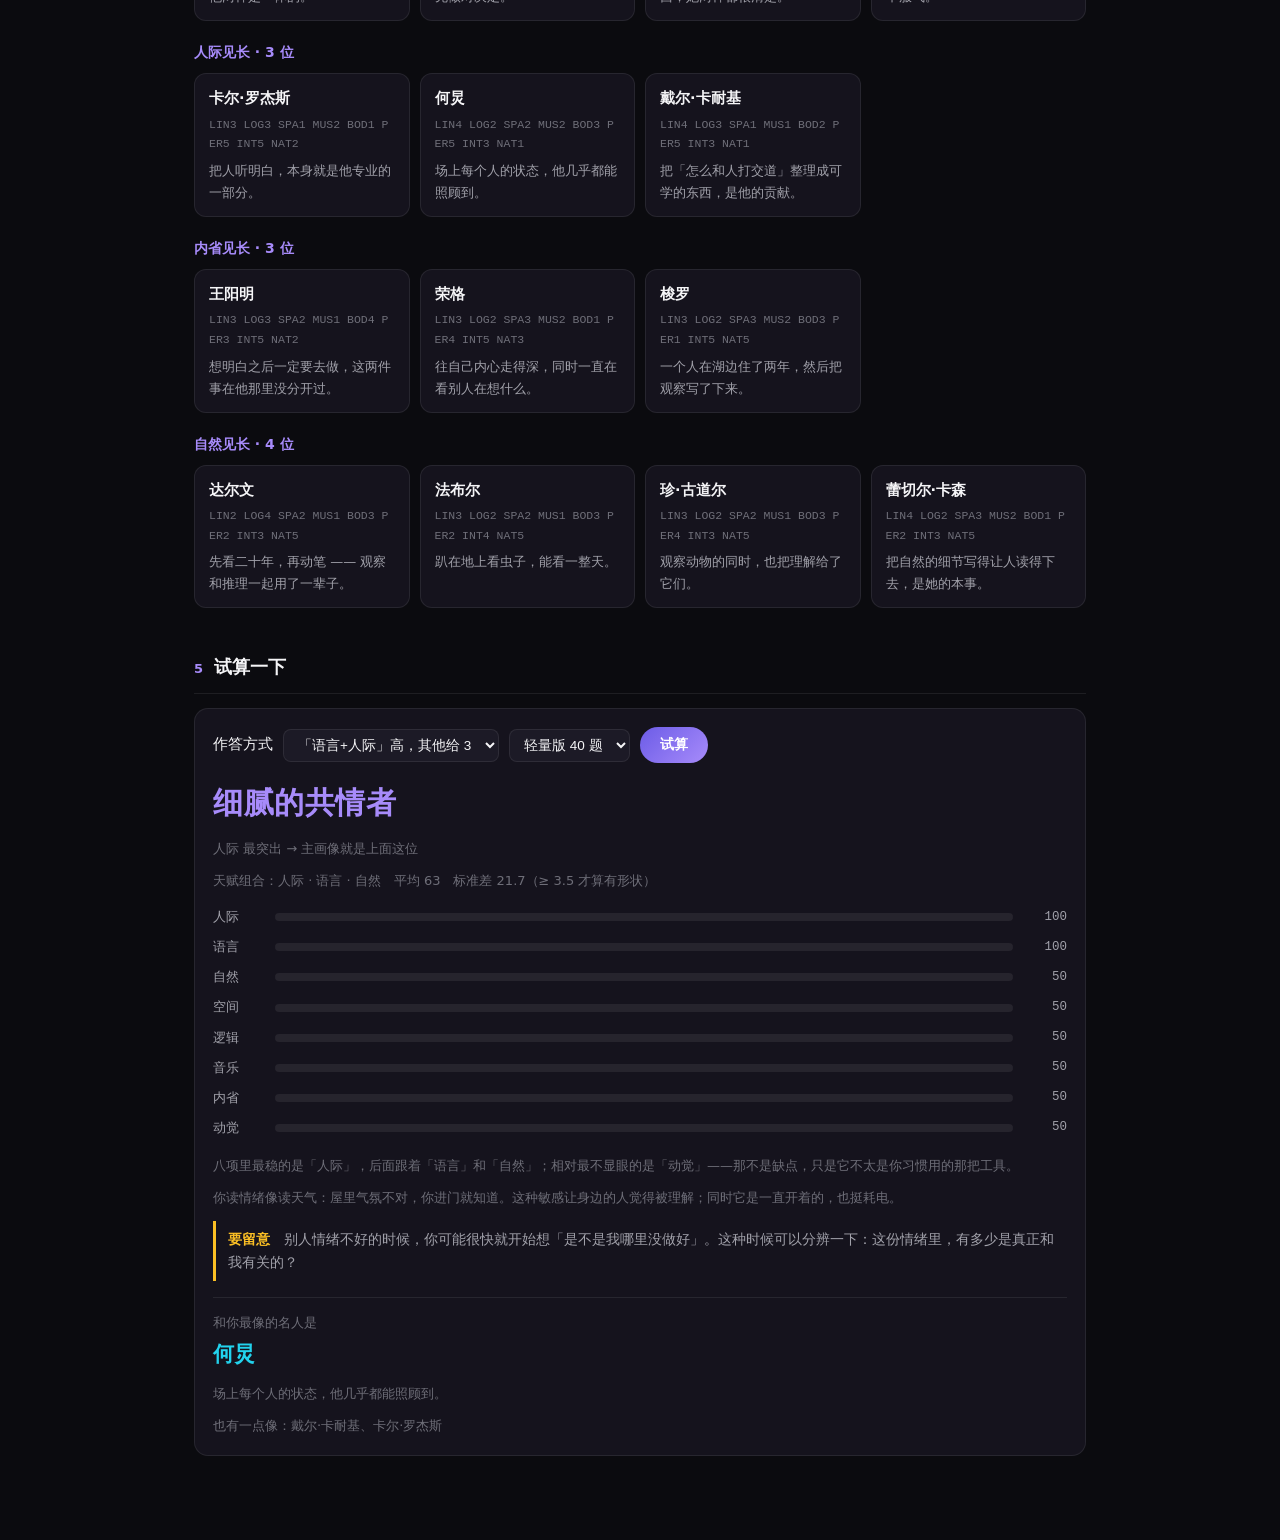
<file: tools/review-talent.html>
<!DOCTYPE html>
<html lang="zh-CN">
<head>
<meta charset="UTF-8">
<meta name="viewport" content="width=device-width, initial-scale=1">
<title>天赋测试 · 内容审阅｜长留玉</title>
<style>
  :root{
    --bg:#0B0B0F; --card:#15131D; --card2:#1C1A26; --line:rgba(255,255,255,.08);
    --text:#F5F5F7; --text2:#A1A1AA; --text3:#6E6E78;
    --accent:#A78BFA; --accent2:#6C5CE7; --cyan:#22D3EE; --green:#34D399; --amber:#FBBF24;
  }
  *{box-sizing:border-box}
  body{margin:0;background:var(--bg);color:var(--text);
    font:15px/1.7 "PingFang SC","Microsoft YaHei",system-ui,-apple-system,sans-serif}
  .wrap{max-width:940px;margin:0 auto;padding:36px 24px 80px}
  h1{font-size:26px;margin:0 0 6px}
  .sub{color:var(--text3);font-size:14px;margin-bottom:28px}
  h2{font-size:18px;margin:44px 0 14px;padding-bottom:10px;border-bottom:1px solid var(--line);
     display:flex;align-items:baseline;gap:10px}
  h2 .n{color:var(--accent);font-size:13px;font-weight:600;letter-spacing:.08em}
  .note{background:var(--card);border:1px solid var(--line);border-radius:12px;padding:14px 16px;
        color:var(--text2);font-size:13.5px;margin-bottom:18px}
  .note b{color:var(--text)}
  table{width:100%;border-collapse:collapse;font-size:13.5px}
  th,td{text-align:left;padding:9px 10px;border-bottom:1px solid var(--line);vertical-align:top}
  th{color:var(--text3);font-weight:500;font-size:12px;letter-spacing:.06em}
  code{font-family:ui-monospace,Menlo,Consolas,monospace;font-size:12.5px;
       background:var(--card2);padding:1px 6px;border-radius:5px;color:var(--accent)}
  .tabs{display:flex;gap:8px;margin-bottom:14px}
  .tab{background:var(--card2);border:1px solid var(--line);border-radius:999px;padding:7px 16px;
       font-size:13.5px;color:var(--text2);cursor:pointer}
  .tab.on{background:linear-gradient(135deg,var(--accent2),var(--accent));color:#fff;border-color:transparent}
  .dim{background:var(--card);border:1px solid var(--line);border-radius:14px;padding:16px 18px;margin-bottom:12px}
  .dim__head{display:flex;align-items:baseline;gap:10px;flex-wrap:wrap;margin-bottom:4px}
  .dim__name{font-size:16px;font-weight:700}
  .dim__full{color:var(--text3);font-size:12.5px}
  .dim__short{color:var(--text2);font-size:13px;margin-bottom:12px}
  .q{display:flex;gap:10px;padding:5px 0;font-size:14px}
  .q__id{color:var(--text3);font-family:ui-monospace,monospace;font-size:12px;flex:0 0 34px;padding-top:2px}
  .q.extra{opacity:.92}
  .q.extra .q__id{color:var(--cyan)}
  .prof{background:var(--card);border:1px solid var(--line);border-radius:14px;padding:18px;margin-bottom:12px}
  .prof__top{display:flex;align-items:baseline;gap:10px;flex-wrap:wrap;margin-bottom:8px}
  .prof__name{font-size:20px;font-weight:800}
  .prof__tag{color:var(--accent);font-size:13.5px}
  .prof__desc{color:var(--text);font-size:14px;margin:0 0 12px}
  .watch{border-left:3px solid var(--amber);padding:7px 0 7px 12px;color:var(--text2);font-size:13.5px}
  .watch b{color:var(--amber);font-weight:600}
  .figs{display:grid;grid-template-columns:repeat(auto-fill,minmax(212px,1fr));gap:10px}
  .fig{background:var(--card);border:1px solid var(--line);border-radius:12px;padding:12px 14px}
  .fig__n{font-weight:700;font-size:14.5px;margin-bottom:4px}
  .fig__w{color:var(--text3);font-size:11.5px;font-family:ui-monospace,monospace;margin-bottom:6px;word-break:break-all}
  .fig__y{color:var(--text2);font-size:13px}
  .try{background:var(--card);border:1px solid var(--line);border-radius:14px;padding:18px;margin-bottom:12px}
  .try__row{display:flex;align-items:center;gap:10px;margin-bottom:14px;flex-wrap:wrap}
  select{background:var(--card2);color:var(--text);border:1px solid var(--line);
    border-radius:8px;padding:7px 10px;font-size:13.5px}
  button.btn{background:linear-gradient(135deg,var(--accent2),var(--accent));color:#fff;border:0;
    border-radius:999px;padding:9px 20px;font-size:14px;font-weight:600;cursor:pointer}
  .big{font-size:30px;font-weight:800;color:var(--accent);letter-spacing:.02em}
  .bars{display:flex;flex-direction:column;gap:8px;margin-top:14px}
  .bar{display:grid;grid-template-columns:52px 1fr 44px;align-items:center;gap:10px;font-size:13px}
  .bar__t{height:8px;background:rgba(255,255,255,.07);border-radius:999px;overflow:hidden}
  .bar__f{height:100%;border-radius:999px;background:linear-gradient(90deg,var(--accent2),var(--accent) 58%,var(--cyan))}
  .bar__v{text-align:right;color:var(--text2);font-family:ui-monospace,monospace;font-size:12.5px}
  .meta{color:var(--text3);font-size:13px;margin-top:10px}
  .figres{margin-top:16px;border-top:1px solid var(--line);padding-top:14px}
  .figres__main{font-size:21px;font-weight:800;color:var(--cyan)}
</style>
</head>
<body>
<div class="wrap">
  <h1>天赋测试 · 内容审阅</h1>
  <div class="sub">加德纳多元智能 · 八维 · 轻量版 40 题 / 全量版 80 题 · 八张画像 · 32 位名人　（审阅用，不参与线上）</div>

  <h2><span class="n">1</span>八个维度</h2>
  <div id="dims"></div>

  <h2><span class="n">2</span>题库</h2>
  <div class="note">
    按 <b>维度</b> 分组显示，方便看每一项问得全不全。实际答题时是<b>轮转交错</b>排列的。<br>
    轻量版 40 题（每维 5 题）＝ <span style="color:#A1A1AA">黑字</span>；
    全量版 80 题 = 轻量版全部 + 补充 40 题（每维再加 5 题）＝
    <span style="color:#22D3EE">青色 id</span> 那些。全量版是<b>超集</b>，两版核心题一致，分数才可比。
  </div>
  <div class="tabs">
    <div class="tab on" data-v="light">轻量版 40 题</div>
    <div class="tab" data-v="full">全量版 80 题</div>
  </div>
  <div id="questions"></div>

  <h2><span class="n">3</span>八张天赋画像</h2>
  <div class="note">名字用「形容词 + 名词」。<b>要留意</b>那几句按非暴力沟通的路子写：先说现象，再说影响，最后给一个自己能问自己的问题——不下判断、不用「你应该」。</div>
  <div id="profiles"></div>

  <h2><span class="n">4</span>「和你最像的名人」库</h2>
  <div class="note">
    每个名人给一组八维权重，匹配时<b>只比形状不比高低</b>——同一种「哪几项相对突出」，样样 50 分和样样 90 分的人是同一位名人。<br>
    选人避开政治人物；措辞是「思维方式有点像」，不是「你就是他」。
  </div>
  <div id="figures"></div>

  <h2><span class="n">5</span>试算一下</h2>
  <div class="try">
    <div class="try__row">
      <span>作答方式</span>
      <select id="mode">
        <option value="nvc" selected>「语言+人际」高，其他给 3</option>
        <option value="log">只有「逻辑」高，其他给 2</option>
        <option value="nat">只有「自然」高，其他给 3</option>
        <option value="5">全选 5（这简直就是我）</option>
        <option value="4">全选 4（比较这样）</option>
        <option value="3">全选 3（一般）</option>
        <option value="2">全选 2（不太这样）</option>
        <option value="1">全选 1（完全不这样）</option>
        <option value="noise">随机作答（每次不同）</option>
      </select>
      <select id="ver"><option value="light">轻量版 40 题</option><option value="full">全量版 80 题</option></select>
      <button class="btn" id="run">试算</button>
    </div>
    <div id="result"></div>
  </div>
</div>

<script src="../js/talent/scoring.js"></script>
<script src="../js/talent/questions-light.js"></script>
<script src="../js/talent/questions-full.js"></script>
<script src="../js/talent/talents.js"></script>
<script src="../js/talent/figures.js"></script>
<script src="../js/talent/data.js"></script>
<script>
(function () {
  var S = window.CLJ_TALENT_SCORING;
  var D = window.CLJ_TALENT_DATA;
  var K = S.DIM_KEYS;
  var esc = function (s) { return String(s).replace(/&/g, '&amp;').replace(/</g, '&lt;'); };

  /* ---- 1. 维度表 ---- */
  document.getElementById('dims').innerHTML =
    '<table><tr><th>代码</th><th>维度</th><th>全称</th><th>这个维度在问什么</th></tr>' +
    K.map(function (k) {
      var d = S.dim(k);
      return '<tr><td><code>' + k + '</code></td><td><b>' + d.name + '</b></td>' +
             '<td>' + d.full + '<br><span style="color:#6E6E78;font-size:12px">' + d.en + '</span></td>' +
             '<td>' + d.short + '<br><span style="color:#6E6E78;font-size:12.5px">' + d.desc + '</span></td></tr>';
    }).join('') + '</table>';

  /* ---- 2. 题库（可切版本）---- */
  var lightIds = {};
  D.questions('light').forEach(function (q) { lightIds[q.id] = true; });
  function renderQuestions(v) {
    var qs = D.questions(v);
    document.getElementById('questions').innerHTML = K.map(function (k) {
      var list = qs.filter(function (q) { return Object.keys(q.dims)[0] === k; });
      var d = S.dim(k);
      return '<div class="dim">' +
        '<div class="dim__head"><span class="dim__name">' + d.name + '</span>' +
        '<code>' + k + '</code><span class="dim__full">' + list.length + ' 题</span></div>' +
        '<div class="dim__short">' + d.short + '</div>' +
        list.map(function (q) {
          var extra = !lightIds[q.id];
          return '<div class="q' + (extra ? ' extra' : '') + '"><span class="q__id">' + q.id +
                 '</span><span>' + esc(q.text) + '</span></div>';
        }).join('') +
      '</div>';
    }).join('');
  }
  Array.prototype.forEach.call(document.querySelectorAll('.tab'), function (t) {
    t.addEventListener('click', function () {
      Array.prototype.forEach.call(document.querySelectorAll('.tab'), function (x) { x.classList.remove('on'); });
      t.classList.add('on');
      renderQuestions(t.dataset.v);
    });
  });
  renderQuestions('light');

  /* ---- 3. 画像 ---- */
  document.getElementById('profiles').innerHTML = D.talents().map(function (t) {
    return '<div class="prof">' +
      '<div class="prof__top"><span class="prof__name">' + t.name + '</span>' +
      '<code>' + t.id + '</code><span class="prof__tag">' + t.tagline + '</span></div>' +
      '<p class="prof__desc">' + esc(t.desc) + '</p>' +
      '<div class="watch"><b>要留意</b>　' + esc(t.watch) + '</div>' +
    '</div>';
  }).join('');

  /* ---- 4. 名人的库 ---- */
  document.getElementById('figures').innerHTML = K.map(function (k) {
    var list = D.figures().filter(function (f) {
      var max = -1, main = null;
      K.forEach(function (x) { if (f.w[x] > max) { max = f.w[x]; main = x; } });
      return main === k;
    });
    if (!list.length) return '';
    return '<div style="margin-bottom:20px">' +
      '<div style="color:#A78BFA;font-size:14px;font-weight:600;margin-bottom:8px">' +
      S.dim(k).name + '见长 · ' + list.length + ' 位</div>' +
      '<div class="figs">' + list.map(function (f) {
        return '<div class="fig"><div class="fig__n">' + f.name + '</div>' +
               '<div class="fig__w">' + K.map(function (x) { return x + f.w[x]; }).join(' ') + '</div>' +
               '<div class="fig__y">' + esc(f.why) + '</div></div>';
      }).join('') + '</div></div>';
  }).join('');

  /* ---- 5. 试算 ---- */
  function answersFor(mode, qs) {
    var a = {}, seed = 123456789;
    qs.forEach(function (q) {
      var dim = Object.keys(q.dims)[0];
      if (mode === 'log') a[q.id] = (dim === 'LOG') ? 5 : 2;
      else if (mode === 'nvc') a[q.id] = (dim === 'LIN' || dim === 'PER') ? 5 : 3;
      else if (mode === 'nat') a[q.id] = (dim === 'NAT') ? 5 : 3;
      else if (mode === 'noise') {
        seed = (seed * 1103515245 + 12345) & 0x7fffffff;
        a[q.id] = 1 + Math.floor(seed / 0x7fffffff * 5);
      } else a[q.id] = Number(mode);
    });
    return a;
  }

  function run() {
    var mode = document.getElementById('mode').value;
    var ver = document.getElementById('ver').value;
    var qs = D.questions(ver);
    var sc = S.computeScores(qs, answersFor(mode, qs));
    var flat = S.isFlat(sc);
    var top3 = S.topDims(sc, 3);
    var prof = D.talentById(top3[0]);
    var lvl = S.levelProfile(sc);
    var figs = S.matchFigures(sc, D.figures(), 3);

    var h = '<div class="big">' + (flat ? lvl.code : prof.name) + '</div>';
    h += '<div class="meta">' + (flat
      ? '八项持平 → 不编造「长板」，改谈整体水平（平均 ' + lvl.avg + ' 分）'
      : S.dim(top3[0]).name + ' 最突出 → 主画像就是上面这位') + '</div>';
    h += '<div class="meta">'
      + (flat ? '' : '天赋组合：' + top3.map(function (k) { return S.dim(k).name; }).join(' · ') + '　')
      + '平均 ' + Math.round(sc.avg) + '　标准差 ' + Math.sqrt(sc.variance).toFixed(1)
      + '（≥ ' + S.FLAT_STD + ' 才算有形状）</div>';

    h += '<div class="bars">' + sc.order.map(function (k) {
      return '<div class="bar"><span style="color:#A1A1AA">' + S.dim(k).name + '</span>' +
             '<span class="bar__t"><span class="bar__f" style="width:' + sc.pct[k] + '%"></span></span>' +
             '<span class="bar__v">' + sc.pct[k] + '</span></div>';
    }).join('') + '</div>';

    if (flat) {
      h += '<div class="meta" style="margin-top:16px">' + esc(lvl.desc) + '</div>';
      h += '<div class="meta">相对最突出：' + S.dim(sc.order[0]).name +
           '（' + sc.pct[sc.order[0]] + '）／相对最不显眼：' + S.dim(sc.order[7]).name +
           '（' + sc.pct[sc.order[7]] + '）</div>';
    } else {
      h += '<div class="meta" style="margin-top:16px">' + esc(S.comboLine(sc)) + '</div>';
      h += '<div class="meta">' + esc(prof.desc) + '</div>';
      h += '<div class="watch" style="margin-top:12px"><b>要留意</b>　' + esc(prof.watch) + '</div>';
    }

    h += '<div class="figres">' + (figs.length
      ? '<div style="color:#6E6E78;font-size:12.5px;margin-bottom:4px">和你最像的名人是</div>' +
        '<div class="figres__main">' + figs[0].figure.name + '</div>' +
        '<div class="meta">' + esc(figs[0].figure.why) + '</div>' +
        '<div class="meta">也有一点像：' + figs.slice(1).map(function (x) { return x.figure.name; }).join('、') + '</div>'
      : '<div style="color:#6E6E78;font-size:13px">八项比较接近，没有明显的形状可比 —— 就不硬套一位名人了。</div>')
      + '</div>';

    document.getElementById('result').innerHTML = h;
  }
  document.getElementById('run').addEventListener('click', run);
  document.getElementById('ver').addEventListener('change', run);
  run();

  var rep = D.validate();
  console.log('[天赋测试内容自检]', rep.ok ? '通过' : rep.errors, rep.stats, rep.warnings);
})();
</script>
</body>
</html>
</file>
<file: css/global.css>
/* ============================================================
 * 长留玉 · 全局样式
 * ------------------------------------------------------------
 * 目录：
 *   1. 设计变量（改颜色/圆角/间距/动效，只改这里）
 *   2. 基础重置与排版
 *   3. 布局骨架（移动优先 / PC 居中 420px）
 *   4. 通用组件（卡片、按钮、标签、品牌、页脚、提示条）
 *   5. 动效
 *   6. 响应式与无障碍
 * ============================================================ */

/* ============================================================
 * 1. 设计变量
 * ============================================================ */
:root {
  /* ---- 背景层级 ---- */
  --bg:            #0B0B0F;
  --bg-2:          #111114;
  --card:          #1C1C22;
  --card-2:        #232329;
  --card-3:        #2B2B33;

  /* ---- 边框 ---- */
  --border:        rgba(255, 255, 255, 0.08);
  --border-strong: rgba(255, 255, 255, 0.16);

  /* ---- 强调色（蓝紫）---- */
  --accent:        #6C5CE7;
  --accent-2:      #8B7CF6;
  --accent-3:      #A78BFA;
  --accent-soft:   rgba(108, 92, 231, 0.16);
  --accent-line:   rgba(139, 124, 246, 0.35);

  /* ---- 语义色 ---- */
  --good:          #34D399;
  --warn:          #FBBF24;
  --cyan:          #22D3EE;

  /* ---- 文字 ---- */
  --text:          #F5F5F7;
  --text-2:        #A1A1AA;
  --text-3:        #6E6E78;

  /* ---- 圆角 ---- */
  --r-sm:          12px;
  --r-md:          16px;
  --r-lg:          20px;
  --r-xl:          24px;
  --r-pill:        999px;

  /* ---- 间距（8px 基准）---- */
  --sp-1:          8px;
  --sp-2:          16px;
  --sp-3:          24px;
  --sp-4:          32px;
  --sp-5:          40px;
  --sp-6:          48px;
  --sp-8:          64px;

  /* ---- 动效 ---- */
  --dur-fast:      200ms;
  --dur:           300ms;
  --dur-slow:      400ms;
  --ease:          cubic-bezier(0.22, 0.61, 0.36, 1);
  --ease-out:      cubic-bezier(0.16, 1, 0.3, 1);

  /* ---- 布局 ---- */
  --card-max:      420px;
  --safe-top:      env(safe-area-inset-top, 0px);
  --safe-bottom:   env(safe-area-inset-bottom, 0px);

  /* ---- 字体 ---- */
  --font: system-ui, -apple-system, BlinkMacSystemFont, "SF Pro Display",
          "PingFang SC", "Microsoft YaHei", sans-serif;
  --font-num: ui-rounded, "SF Pro Rounded", system-ui, -apple-system, "PingFang SC", sans-serif;

  /* ---- 阴影 ---- */
  --shadow-sm: 0 1px 2px rgba(0, 0, 0, 0.4);
  --shadow:    0 8px 24px rgba(0, 0, 0, 0.45);
  --shadow-lg: 0 24px 64px rgba(0, 0, 0, 0.6);
  --glow:      0 0 0 1px var(--accent-line), 0 12px 40px rgba(108, 92, 231, 0.25);
}

/* ============================================================
 * 2. 基础重置与排版
 * ============================================================ */
*, *::before, *::after { box-sizing: border-box; }

html {
  -webkit-text-size-adjust: 100%;
  text-size-adjust: 100%;
  scroll-behavior: smooth;
}

body {
  margin: 0;
  min-height: 100vh;
  min-height: 100dvh;
  background: var(--bg);
  color: var(--text);
  font-family: var(--font);
  font-size: 16px;
  line-height: 1.6;
  letter-spacing: 0.01em;
  -webkit-font-smoothing: antialiased;
  -moz-osx-font-smoothing: grayscale;
  overflow-x: hidden;
  /* 深色底上的两团极淡光晕，营造 Apple 式的高级感 */
  background-image:
    radial-gradient(60% 40% at 50% 0%,   rgba(108, 92, 231, 0.18), transparent 70%),
    radial-gradient(50% 35% at 85% 15%,  rgba(34, 211, 238, 0.08), transparent 70%);
  background-attachment: fixed;
}

h1, h2, h3, h4, p, figure, blockquote { margin: 0; }
ul, ol { margin: 0; padding: 0; list-style: none; }

a {
  color: var(--accent-3);
  text-decoration: none;
  transition: color var(--dur-fast) var(--ease), opacity var(--dur-fast) var(--ease);
}
a:active { opacity: 0.7; }

img { max-width: 100%; display: block; border: 0; }

button {
  font-family: inherit;
  font-size: inherit;
  color: inherit;
  background: none;
  border: 0;
  padding: 0;
  cursor: pointer;
  -webkit-tap-highlight-color: transparent;
}
button:disabled { cursor: not-allowed; }

input, textarea { font-family: inherit; }

::selection { background: var(--accent); color: #fff; }

/* 细滚动条（PC）*/
::-webkit-scrollbar { width: 8px; height: 8px; }
::-webkit-scrollbar-track { background: transparent; }
::-webkit-scrollbar-thumb {
  background: rgba(255, 255, 255, 0.12);
  border-radius: var(--r-pill);
}
::-webkit-scrollbar-thumb:hover { background: rgba(255, 255, 255, 0.2); }

/* ============================================================
 * 3. 布局骨架
 * ============================================================ */
.app {
  position: relative;
  width: 100%;
  max-width: var(--card-max);
  margin: 0 auto;
  min-height: 100vh;
  min-height: 100dvh;
  display: flex;
  flex-direction: column;
  padding: calc(var(--sp-3) + var(--safe-top)) var(--sp-2)
           calc(var(--sp-3) + var(--safe-bottom));
  gap: var(--sp-3);
}

/* 主内容区自动撑开，把页脚推到底部 */
.app__main {
  flex: 1 1 auto;
  display: flex;
  flex-direction: column;
  gap: var(--sp-3);
  min-width: 0;
}

.stack   { display: flex; flex-direction: column; gap: var(--sp-3); }
.stack-2 { display: flex; flex-direction: column; gap: var(--sp-2); }
.stack-1 { display: flex; flex-direction: column; gap: var(--sp-1); }
.row     { display: flex; align-items: center; gap: var(--sp-1); }
.row-between { display: flex; align-items: center; justify-content: space-between; gap: var(--sp-1); }
.grow    { flex: 1 1 auto; min-width: 0; }
.center  { text-align: center; }

/* ============================================================
 * 4. 通用组件
 * ============================================================ */

/* ---- 卡片 ---- */
.card {
  position: relative;
  background: var(--card);
  border: 1px solid var(--border);
  border-radius: var(--r-lg);
  padding: var(--sp-3);
  box-shadow: var(--shadow-sm);
}
.card--flush { padding: 0; overflow: hidden; }
.card--glow { box-shadow: var(--glow); border-color: var(--accent-line); }
.card--tint {
  background:
    linear-gradient(180deg, rgba(108, 92, 231, 0.14), rgba(108, 92, 231, 0.02)),
    var(--card);
}

/* ---- 品牌标识 ---- */
.brand {
  display: inline-flex;
  align-items: center;
  gap: var(--sp-1);
  color: var(--text-2);
  font-size: 13px;
  letter-spacing: 0.16em;
  text-transform: uppercase;
}
.brand__mark {
  position: relative;
  width: 22px;
  height: 22px;
  border-radius: 50%;
  flex: 0 0 auto;
  display: inline-flex;
  align-items: center;
  justify-content: center;
  /* 图片加载失败时才会看到这层渐变兜底 */
  background: linear-gradient(140deg, var(--accent), var(--cyan));
  box-shadow: 0 3px 12px rgba(108, 92, 231, 0.4);
  transition: background var(--dur) var(--ease), box-shadow var(--dur) var(--ease);
}
.brand__mark.is-loaded {
  background: transparent;
  box-shadow: none;
}
.brand__mark .clj-logo { width: 100%; height: 100%; display: block; object-fit: contain; }
.brand__mark.is-fallback::after {
  content: '玉';
  font-size: 11px;
  font-weight: 700;
  color: #fff;
}
.brand__name { font-weight: 600; color: var(--text); letter-spacing: 0.2em; }

/* ---- 品牌标识（Logo）----
 * Logo 本体是「透明底 + 实心圆 + 镂空分水线」，
 * 所以容器不能再铺渐变底：镂空处要透出页面背景，才不会把 logo 填成一整块。
 * 渐变底只在图片加载失败（.is-fallback）时才显形。 */
.clj-ip {
  position: relative;
  display: inline-flex;
  align-items: center;
  justify-content: center;
  flex: 0 0 auto;
  border-radius: 50%;
  background: transparent;
  border: 0;
}
/* 背后的柔光，让 logo 在深色底上不孤立 */
.clj-ip::before {
  content: '';
  position: absolute;
  inset: -18%;
  border-radius: 50%;
  background: radial-gradient(circle, rgba(139, 124, 246, 0.30), rgba(108, 92, 231, 0) 68%);
  pointer-events: none;
}
.clj-ip__img,
.clj-ip .clj-logo {
  position: relative;
  width: 100%;
  height: 100%;
  object-fit: contain;
  opacity: 0;
  transform: scale(1.06);
  transition: opacity var(--dur-slow) var(--ease), transform var(--dur-slow) var(--ease);
}
.clj-ip.is-loaded .clj-ip__img { opacity: 1; transform: scale(1); }

/* 图片缺失时的兜底：渐变圆 + 一个「玉」字 */
.clj-ip.is-fallback {
  background: linear-gradient(150deg, rgba(108, 92, 231, 0.35), rgba(34, 211, 238, 0.15));
  border: 1px solid var(--accent-line);
}
.clj-ip.is-fallback::after {
  content: '玉';
  font-size: 42%;
  font-weight: 600;
  color: var(--accent-3);
}

.clj-ip--sm { width: 28px;  height: 28px; }
.clj-ip--md { width: 56px;  height: 56px; }
.clj-ip--lg { width: 88px;  height: 88px; }
.clj-ip--xl { width: 140px; height: 140px; }

/* 大尺寸的主视觉标识位带一点呼吸感 */
.clj-ip--xl::before { animation: clj-breathe 5.5s var(--ease) infinite; }

/* ---- 按钮 ---- */
.btn {
  position: relative;
  display: inline-flex;
  align-items: center;
  justify-content: center;
  gap: var(--sp-1);
  width: 100%;
  min-height: 52px;
  padding: 14px var(--sp-3);
  border-radius: var(--r-pill);
  font-size: 16px;
  font-weight: 600;
  letter-spacing: 0.02em;
  border: 1px solid transparent;
  transition: transform var(--dur-fast) var(--ease),
              background-color var(--dur-fast) var(--ease),
              border-color var(--dur-fast) var(--ease),
              opacity var(--dur-fast) var(--ease);
  will-change: transform;
}
.btn:active:not(:disabled) { transform: scale(0.97); }

.btn--primary {
  background: linear-gradient(135deg, var(--accent), var(--accent-3));
  color: #fff;
  box-shadow: 0 10px 28px rgba(108, 92, 231, 0.35);
}
.btn--primary:disabled {
  background: var(--card-2);
  color: var(--text-3);
  box-shadow: none;
  border-color: var(--border);
}

.btn--ghost {
  background: var(--card-2);
  color: var(--text);
  border-color: var(--border-strong);
}
.btn--ghost:active:not(:disabled) { background: var(--card-3); }

.btn--quiet {
  background: transparent;
  color: var(--text-2);
  border-color: var(--border);
  font-weight: 500;
}

.btn--sm { min-height: 42px; font-size: 14px; padding: 10px var(--sp-2); }
.btn--inline { width: auto; }

/* ---- 标签 / 小圆片 ---- */
.chip {
  display: inline-flex;
  align-items: center;
  gap: 6px;
  padding: 5px 12px;
  border-radius: var(--r-pill);
  background: var(--accent-soft);
  border: 1px solid var(--accent-line);
  color: var(--accent-3);
  font-size: 12px;
  font-weight: 500;
  white-space: nowrap;
}
.chip--plain {
  background: var(--card-2);
  border-color: var(--border);
  color: var(--text-2);
}
.chip--sm { padding: 3px 9px; font-size: 11px; }

.tag-row { display: flex; flex-wrap: wrap; gap: 6px; }

/* ---- 文本 ---- */
.t-hero   { font-size: 28px; font-weight: 700; line-height: 1.3; letter-spacing: -0.01em; }
.t-title  { font-size: 20px; font-weight: 700; line-height: 1.4; letter-spacing: -0.005em; }
.t-sub    { font-size: 15px; font-weight: 600; }
.t-body   { font-size: 14px; color: var(--text-2); line-height: 1.75; }
.t-small  { font-size: 12px; color: var(--text-3); line-height: 1.6; }
.t-eyebrow{ font-size: 11px; color: var(--text-3); letter-spacing: 0.18em; text-transform: uppercase; }
.t-num    { font-family: var(--font-num); font-variant-numeric: tabular-nums; }
.t-accent { color: var(--accent-3); }
.t-strong { color: var(--text); font-weight: 600; }
.t-line   { text-decoration: underline; text-underline-offset: 3px; text-decoration-color: var(--accent-line); }

.divider { height: 1px; background: var(--border); border: 0; margin: 0; }

/* ---- 分区标题 ---- */
.section-head {
  display: flex;
  align-items: baseline;
  justify-content: space-between;
  gap: var(--sp-1);
  margin-bottom: var(--sp-2);
}
.section-head__title { font-size: 16px; font-weight: 700; }
.section-head__hint  { font-size: 12px; color: var(--text-3); }

/* ---- 页脚 ---- */
.footer {
  padding-top: var(--sp-2);
  border-top: 1px solid var(--border);
  display: flex;
  flex-direction: column;
  align-items: center;
  gap: var(--sp-1);
  text-align: center;
}
.footer__brand {
  display: inline-flex;
  align-items: center;
  gap: 8px;
  font-size: 12px;
  letter-spacing: 0.22em;
  color: var(--text-2);
  text-transform: uppercase;
}
/* 页脚的小标识：直接复用 logo，尺寸小所以只做轻微降噪 */
.footer__mark {
  position: relative;
  width: 18px;
  height: 18px;
  flex: 0 0 auto;
  display: inline-flex;
  align-items: center;
  justify-content: center;
  border-radius: 50%;
  opacity: 0.85;
}
.footer__mark .clj-logo { width: 100%; height: 100%; display: block; object-fit: contain; }
.footer__mark.is-fallback {
  background: linear-gradient(140deg, var(--accent), var(--cyan));
}
.footer__dot {
  width: 6px; height: 6px; border-radius: 50%;
  background: linear-gradient(140deg, var(--accent), var(--cyan));
}
.footer__note { font-size: 11px; color: var(--text-3); line-height: 1.7; max-width: 30em; }

/* ---- 提示条 ---- */
.clj-toast {
  position: fixed;
  left: 50%;
  bottom: calc(var(--sp-3) + var(--safe-bottom));
  transform: translate(-50%, 16px);
  max-width: min(88vw, 360px);
  padding: 11px 18px;
  border-radius: var(--r-pill);
  background: rgba(35, 35, 41, 0.94);
  border: 1px solid var(--border-strong);
  backdrop-filter: blur(18px);
  -webkit-backdrop-filter: blur(18px);
  color: var(--text);
  font-size: 13px;
  text-align: center;
  box-shadow: var(--shadow);
  opacity: 0;
  pointer-events: none;
  z-index: 999;
  transition: opacity var(--dur) var(--ease), transform var(--dur) var(--ease);
}
.clj-toast.is-show { opacity: 1; transform: translate(-50%, 0); }

/* ---- 骨架/占位 ---- */
.skeleton {
  background: linear-gradient(90deg, var(--card-2) 25%, var(--card-3) 37%, var(--card-2) 63%);
  background-size: 400% 100%;
  animation: clj-shimmer 1.4s ease infinite;
  border-radius: var(--r-sm);
}

/* ============================================================
 * 5. 动效
 * ============================================================ */
@keyframes clj-fade-up {
  from { opacity: 0; transform: translateY(12px); }
  to   { opacity: 1; transform: translateY(0); }
}
@keyframes clj-fade-in {
  from { opacity: 0; }
  to   { opacity: 1; }
}
@keyframes clj-pop {
  0%   { opacity: 0; transform: scale(0.94); }
  60%  { transform: scale(1.015); }
  100% { opacity: 1; transform: scale(1); }
}
@keyframes clj-shimmer {
  0%   { background-position: 100% 0; }
  100% { background-position: 0 0; }
}
@keyframes clj-breathe {
  0%, 100% { transform: scale(1);    opacity: 0.55; }
  50%      { transform: scale(1.08); opacity: 0.8; }
}

.anim-up   { animation: clj-fade-up var(--dur-slow) var(--ease-out) both; }
.anim-in   { animation: clj-fade-in var(--dur) var(--ease) both; }
.anim-pop  { animation: clj-pop var(--dur-slow) var(--ease-out) both; }
.d-1 { animation-delay: 40ms; }
.d-2 { animation-delay: 80ms; }
.d-3 { animation-delay: 120ms; }
.d-4 { animation-delay: 160ms; }
.d-5 { animation-delay: 200ms; }
.d-6 { animation-delay: 240ms; }

/* 尊重系统的「减少动态效果」设置 */
@media (prefers-reduced-motion: reduce) {
  *, *::before, *::after {
    animation-duration: 0.01ms !important;
    animation-iteration-count: 1 !important;
    transition-duration: 0.01ms !important;
    scroll-behavior: auto !important;
  }
}

/* ============================================================
 * 6. 响应式与无障碍
 * ============================================================ */

/* PC：卡片居中，两侧留出呼吸感，加一圈极淡的边缘，强化「手机卡片」的可读性 */
@media (min-width: 480px) {
  body { padding: var(--sp-4) var(--sp-2); }
  .app {
    min-height: auto;
    border-radius: var(--r-xl);
    border: 1px solid var(--border);
    background: linear-gradient(180deg, rgba(255, 255, 255, 0.015), transparent 40%);
    box-shadow: var(--shadow-lg);
    padding: var(--sp-4) var(--sp-3);
  }
}

*:focus-visible {
  outline: 2px solid var(--accent-3);
  outline-offset: 2px;
  border-radius: 4px;
}

.sr-only {
  position: absolute;
  width: 1px; height: 1px;
  padding: 0; margin: -1px;
  overflow: hidden;
  clip: rect(0 0 0 0);
  white-space: nowrap;
  border: 0;
}

@media print {
  body { background: #fff; color: #000; }
  .btn, .clj-toast { display: none !important; }
}
</file>
<file: css/site.css>
/* ============================================================
 * 长留玉 · 首页 + 模块列表页样式
 * ------------------------------------------------------------
 * 这一份从 career.css 拆出来，原因：
 *   - 原来 career.css 顶部那一段「首页主视觉 + 测试卡片」
 *     其实只被 index.html（首页）用到，career/ 下的页面完全不需要；
 *   - 现在站点变成「首页 → 模块列表页 → 条目 → 结果页」三级结构，
 *     首页负责渲染模块卡片，模块列表页（tests/index.html、games/index.html）
 *     负责渲染条目卡片，两者共用一套视觉语言，放在同一份文件里更好维护；
 *   - career.css 回归「职业测试内部页面」的专属样式，职责更单一。
 *
 * 颜色 / 圆角 / 间距 / 动效一律走 global.css 的 :root 变量，这里不写死。
 *
 * 目录：
 *   1. 首页主视觉（从 career.css 原样搬来）
 *   2. 模块卡片（首页用，class 前缀 mod-card）
 *   3. 条目卡片（模块列表页用，class 前缀 item-card，原 test-card 改名而来）
 *   4. 模块列表页头部（module-hero）
 * ============================================================ */

/* ============================================================
 * 1. 首页主视觉 + 说明块（原 career.css「1. 首页」段，原样搬来）
 * ============================================================ */

/* 首页整体是个居中竖排的主视觉块 */
.home-hero {
  position: relative;
  display: flex;
  flex-direction: column;
  align-items: center;
  text-align: center;
  gap: var(--sp-1);
  padding: var(--sp-2) 0 var(--sp-1);
}
/* 中文品牌名：降级成右上角一枚极小的落款。
 * 低对比 + 宽字距，只保留「存在感」，不参与主视觉的抢视线。 */
.home-hero__seal {
  position: absolute;
  top: 0;
  right: 0;
  font-size: 10px;
  font-weight: 500;
  letter-spacing: 0.4em;
  color: var(--text-3);
  opacity: 0.6;
  pointer-events: none;
  user-select: none;
}
.home-hero__ip {
  /* logo 自带的柔光已经在 .clj-ip::before 里，这里只负责位置 */
  position: relative;
  margin-bottom: var(--sp-1);
}
/* 英文（拼音）主标题：细字重 + 超大字距 + 银白→淡紫→冰蓝的冷调渐变。
 * text-indent 与 letter-spacing 等值，用来抵消末字后多出来的那份字距，
 * 否则视觉上整行会偏左半个字距。 */
.home-hero__wordmark {
  font-size: 21px;
  font-weight: 400;
  line-height: 1.25;
  letter-spacing: 0.4em;
  text-indent: 0.4em;
  text-transform: uppercase;
  background: linear-gradient(104deg, #F5F5F7 0%, #C6BDF6 46%, #8FD9EA 100%);
  -webkit-background-clip: text;
  background-clip: text;
  color: transparent;
  -webkit-text-fill-color: transparent;
}
/* 细分隔线 + 正中一颗菱形小点，把字标和 slogan 分层 */
.home-hero__rule {
  position: relative;
  width: 112px;
  height: 1px;
  margin: 2px 0;
  background: linear-gradient(90deg, transparent,
              var(--border-strong) 24%, var(--border-strong) 76%, transparent);
}
.home-hero__rule::after {
  content: '';
  position: absolute;
  left: 50%;
  top: 50%;
  width: 4px;
  height: 4px;
  transform: translate(-50%, -50%) rotate(45deg);
  background: var(--accent-3);
  box-shadow: 0 0 10px rgba(167, 139, 250, 0.85);
}
.home-hero__sub {
  font-size: 13px;
  color: var(--text-2);
  max-width: 21em;
  line-height: 1.8;
}
/* 极窄屏（<360px）收一点字距，避免字标换行 */
@media (max-width: 359px) {
  .home-hero__wordmark {
    font-size: 18px;
    letter-spacing: 0.32em;
    text-indent: 0.32em;
  }
}

/* ============================================================
 * 2. 模块卡片（首页用，渲染 MODULES 列表）
 * ------------------------------------------------------------
 * 视觉语言沿用原来的 .test-card：顶部 2px 渐变强调线、:active 轻微缩放、
 * .is-soon 降透明度。因为现在是「模块级」标题，名字比原来的 test-card 大一点。
 * 卡片本体靠 global.css 的 .card 提供底色/边框/圆角，这里只补模块专属的部分。
 * ============================================================ */
.mod-card {
  position: relative;       /* 兜底一次，保证 ::before 顶部强调线定位正确 */
  display: block;
  overflow: hidden;
  padding: var(--sp-3);
  transition: transform var(--dur) var(--ease);
}
/* 顶部强调线：浅色→透明渐变，和原 .test-card::before 同一个配方 */
.mod-card::before {
  content: '';
  position: absolute;
  inset: 0 auto auto 0;
  width: 100%;
  height: 2px;
  background: linear-gradient(90deg, var(--accent), var(--accent-3), transparent);
  opacity: 0.9;
}
.mod-card__top {
  display: flex;
  align-items: center;
  justify-content: space-between;
  gap: 8px;
}
/* 小号全大写英文模块名，字距拉开，弱化存在感 */
.mod-card__en {
  font-size: 11px;
  letter-spacing: 0.18em;
  text-transform: uppercase;
  color: var(--text-3);
}
/* 小胶囊徽标，复用 .chip 的观感，但字号收到 11px */
.mod-card__badge {
  flex: 0 0 auto;
  display: inline-flex;
  align-items: center;
  padding: 3px 9px;
  border-radius: var(--r-pill);
  background: var(--accent-soft);
  border: 1px solid var(--accent-line);
  color: var(--accent-3);
  font-size: 11px;
  font-weight: 500;
  white-space: nowrap;
}
/* 模块级标题，比条目卡的名字大一圈 */
.mod-card__name {
  margin-top: var(--sp-1);
  font-size: 22px;
  font-weight: 700;
  line-height: 1.35;
}
.mod-card__intro {
  margin-top: 6px;
  font-size: 13px;
  color: var(--text-2);
  line-height: 1.7;
}
/* cta 与原 .test-card__cta 同款：accent-3 小字 + 箭头 */
.mod-card__cta {
  margin-top: var(--sp-2);
  display: inline-flex;
  align-items: center;
  gap: 6px;
  font-size: 13px;
  font-weight: 600;
  color: var(--accent-3);
}
.mod-card__arrow { transition: transform var(--dur) var(--ease); }
.mod-card:active { transform: scale(0.985); }
.mod-card:active .mod-card__arrow { transform: translateX(4px); }
.mod-card.is-soon { opacity: 0.62; }
.mod-card.is-soon::before { background: linear-gradient(90deg, var(--text-3), transparent); }

/* ============================================================
 * 3. 条目卡片（模块列表页用，class 前缀 item-card）
 * ------------------------------------------------------------
 * 由 js/module.js 渲染，结构与原来的 .test-card 完全一致（head + meta + cta），
 * 只是把 test-card 改名为 item-card —— 它现在是小游戏 / 测试共用的「条目卡」，
 * 不再只是测试卡。改名前已 grep 确认全项目再无其它地方引用 .test-card。
 * ============================================================ */
.item-card {
  display: block;
  position: relative;
  overflow: hidden;
  transition: transform var(--dur) var(--ease), border-color var(--dur) var(--ease);
}
.item-card::before {
  content: '';
  position: absolute;
  inset: 0 auto auto 0;
  width: 100%;
  height: 2px;
  background: linear-gradient(90deg, var(--accent), var(--accent-3), transparent);
  opacity: 0.9;
}
.item-card:active { transform: scale(0.985); }
.item-card.is-soon { opacity: 0.62; }
.item-card.is-soon::before { background: linear-gradient(90deg, var(--text-3), transparent); }

.item-card__head { display: flex; align-items: flex-start; gap: var(--sp-2); }
.item-card__name { font-size: 18px; font-weight: 700; line-height: 1.35; }
.item-card__intro { margin-top: 6px; font-size: 13px; color: var(--text-2); line-height: 1.7; }
.item-card__meta {
  display: flex;
  flex-wrap: wrap;
  gap: var(--sp-1) var(--sp-2);
  margin-top: var(--sp-2);
  padding-top: var(--sp-2);
  border-top: 1px solid var(--border);
}
.item-card__meta-item { display: inline-flex; align-items: center; gap: 6px; font-size: 12px; color: var(--text-3); }
.item-card__meta-item strong { color: var(--text); font-weight: 600; }
.item-card__cta {
  margin-top: var(--sp-2);
  display: inline-flex;
  align-items: center;
  gap: 6px;
  font-size: 13px;
  font-weight: 600;
  color: var(--accent-3);
}
.item-card__arrow { transition: transform var(--dur) var(--ease); }
.item-card:active .item-card__arrow { transform: translateX(4px); }

/* ============================================================
 * 4. 模块列表页头部（module-hero）
 * ------------------------------------------------------------
 * 出现在 tests/index.html 与 games/index.html，结构类似 .home-hero 但
 * 左对齐、更克制：返回链接 + 品牌标识 + 英文 eyebrow + 大标题 + 简介。
 * ============================================================ */
.module-hero {
  display: flex;
  flex-direction: column;
  align-items: flex-start;
  gap: var(--sp-1);
  padding: var(--sp-2) 0 var(--sp-1);
}
/* 返回首页的小链接，hover 由弱化色变回正常文字色 */
.module-hero__back {
  display: inline-flex;
  align-items: center;
  gap: 4px;
  font-size: 13px;
  color: var(--text-3);
  transition: color var(--dur-fast) var(--ease);
}
.module-hero__back:hover { color: var(--text); }
/* 品牌标识位，复用 data-clj-logo 注入的 logo 图 */
.module-hero__mark {
  position: relative;
  width: 36px;
  height: 36px;
  flex: 0 0 auto;
  display: inline-flex;
  align-items: center;
  justify-content: center;
  border-radius: 50%;
}
.module-hero__mark .clj-logo { width: 100%; height: 100%; display: block; object-fit: contain; }
.module-hero__mark.is-fallback {
  background: linear-gradient(140deg, var(--accent), var(--cyan));
}
.module-hero__title { font-size: 30px; font-weight: 800; line-height: 1.25; letter-spacing: -0.01em; }
.module-hero__intro {
  margin-top: 4px;
  font-size: 13.5px;
  color: var(--text-2);
  line-height: 1.75;
  max-width: 30em;
}
</file>
<file: css/quiz.css>
/* ============================================================
 * 长留玉 · 测试通用样式（职业测试 / 天赋测试共用）
 * ------------------------------------------------------------
 * 依赖 global.css 里的设计变量，这里不重复定义颜色，
 * 换肤只改 global.css 的 :root 即可。
 *
 * 文件名叫 quiz.css 而不是 career.css —— 这里装的是「一个测试」的通用版式，
 * 开始页、答题页、结果页三件套两个测试完全一样，换第二个测试时
 * 不需要复制一份出来各自维护。
 *
 * 目录：
 *   1. 开始页
 *   2. 答题页（含 2.1 纵向空间的两档分配）
 *   3. 结果页
 *   4. 保存图片的兜底遮罩
 *   （首页与模块列表页样式在 site.css；
 *     分享海报的样式已删 —— 结果图片改成纯 canvas 自绘，不再需要 DOM 海报）
 * ============================================================ */

/* ============================================================
 * 1. 开始页
 * ============================================================ */
.intro-hero { display: flex; align-items: center; gap: var(--sp-2); }
.intro-hero__title { font-size: 22px; font-weight: 700; line-height: 1.35; }
.intro-hero__meta { display: flex; gap: 6px; flex-wrap: wrap; margin-top: 8px; }

.intro-points { display: flex; flex-direction: column; gap: 10px; }
.intro-points__item { display: flex; gap: 10px; font-size: 13px; color: var(--text-2); line-height: 1.7; }
.intro-points__idx {
  flex: 0 0 auto;
  width: 20px; height: 20px;
  margin-top: 2px;
  border-radius: 6px;
  background: var(--accent-soft);
  border: 1px solid var(--accent-line);
  color: var(--accent-3);
  font-size: 11px;
  font-weight: 700;
  display: flex;
  align-items: center;
  justify-content: center;
}

/* 版本选择 */
.version-list { display: flex; flex-direction: column; gap: 10px; }
.version-opt {
  position: relative;
  display: block;
  width: 100%;
  text-align: left;
  padding: var(--sp-2);
  border-radius: var(--r-md);
  background: var(--card-2);
  border: 1.5px solid var(--border);
  transition: border-color var(--dur) var(--ease),
              background-color var(--dur) var(--ease),
              transform var(--dur-fast) var(--ease);
}
.version-opt:active { transform: scale(0.99); }
.version-opt.is-active {
  border-color: var(--accent-2);
  background: linear-gradient(180deg, rgba(108, 92, 231, 0.16), rgba(108, 92, 231, 0.04));
  box-shadow: 0 8px 24px rgba(108, 92, 231, 0.18);
}
.version-opt__top { display: flex; align-items: center; gap: 8px; }
.version-opt__label { font-size: 15px; font-weight: 700; }
.version-opt__badge {
  font-size: 11px;
  padding: 2px 8px;
  border-radius: var(--r-pill);
  background: var(--card-3);
  color: var(--text-2);
}
.version-opt.is-active .version-opt__badge { background: var(--accent); color: #fff; }
.version-opt__desc { margin-top: 6px; font-size: 12px; color: var(--text-2); line-height: 1.7; }
.version-opt__tick {
  position: absolute;
  right: 14px;
  top: 14px;
  width: 20px; height: 20px;
  border-radius: 50%;
  border: 1.5px solid var(--border-strong);
  transition: all var(--dur) var(--ease);
}
.version-opt.is-active .version-opt__tick {
  border-color: var(--accent-3);
  background: var(--accent);
  box-shadow: inset 0 0 0 3px var(--card-2);
}

/* ============================================================
 * 2. 答题页
 * ============================================================ */
.quiz-top {
  display: flex;
  align-items: center;
  justify-content: space-between;
  gap: var(--sp-1);
  min-height: 34px;
}
.quiz-top__back {
  display: inline-flex;
  align-items: center;
  gap: 4px;
  font-size: 13px;
  color: var(--text-2);
}
.quiz-progress { display: flex; flex-direction: column; gap: 8px; }
.quiz-progress__meta {
  display: flex;
  align-items: baseline;
  justify-content: space-between;
  font-size: 12px;
  color: var(--text-3);
}
.quiz-progress__now { color: var(--text); font-weight: 700; font-size: 15px; }
.quiz-progress__bar {
  height: 6px;
  border-radius: var(--r-pill);
  background: var(--card-2);
  overflow: hidden;
  position: relative;
}
.quiz-progress__fill {
  height: 100%;
  width: 0;
  border-radius: var(--r-pill);
  background: linear-gradient(90deg, var(--accent), var(--accent-3));
  transition: width var(--dur-slow) var(--ease);
  box-shadow: 0 0 12px rgba(139, 124, 246, 0.6);
}

.quiz-main {
  flex: 1 1 auto;
  display: flex;
  flex-direction: column;
  justify-content: center;
  gap: var(--sp-3);
  padding: var(--sp-2) 0;
}

.question-card { min-height: 132px; display: flex; flex-direction: column; justify-content: center; }
.question-card__meta { font-size: 12px; color: var(--text-3); letter-spacing: 0.06em; margin-bottom: 10px; }
.question-card__text {
  font-size: 22px;
  font-weight: 600;
  line-height: 1.55;
  letter-spacing: 0.005em;
}

@keyframes clj-slide-in {
  from { opacity: 0; transform: translateX(18px); }
  to   { opacity: 1; transform: translateX(0); }
}
@keyframes clj-slide-back {
  from { opacity: 0; transform: translateX(-18px); }
  to   { opacity: 1; transform: translateX(0); }
}
.anim-up { animation-name: clj-fade-up; }
.anim-back { animation: clj-slide-back var(--dur) var(--ease-out) both; }
#question-card.anim-up { animation: clj-fade-up var(--dur) var(--ease-out) both; }

/* 选项 */
.options { display: flex; flex-direction: column; gap: 10px; }
.opt {
  position: relative;
  display: flex;
  align-items: center;
  gap: 12px;
  width: 100%;
  min-height: 54px;
  padding: 14px var(--sp-2);
  border-radius: var(--r-md);
  background: var(--card);
  border: 1.5px solid var(--border);
  text-align: left;
  transition: border-color var(--dur-fast) var(--ease),
              background-color var(--dur-fast) var(--ease),
              transform var(--dur-fast) var(--ease);
}
.opt:active { transform: scale(0.985); }
.opt__key {
  flex: 0 0 auto;
  width: 24px; height: 24px;
  border-radius: 8px;
  background: var(--card-3);
  color: var(--text-3);
  font-size: 12px;
  font-weight: 700;
  display: flex;
  align-items: center;
  justify-content: center;
  transition: all var(--dur-fast) var(--ease);
}
.opt__label { flex: 1 1 auto; font-size: 15px; color: var(--text-2); transition: color var(--dur-fast) var(--ease); }
.opt__mark {
  flex: 0 0 auto;
  width: 18px; height: 18px;
  border-radius: 50%;
  border: 1.5px solid var(--border-strong);
  transition: all var(--dur-fast) var(--ease);
}
.opt.is-selected {
  border-color: var(--accent-2);
  background: linear-gradient(90deg, rgba(108, 92, 231, 0.20), rgba(108, 92, 231, 0.05));
}
.opt.is-selected .opt__label { color: var(--text); font-weight: 600; }
.opt.is-selected .opt__key { background: var(--accent); color: #fff; }
.opt.is-selected .opt__mark {
  border-color: var(--accent-3);
  background: var(--accent);
  box-shadow: inset 0 0 0 3px var(--card);
}

/* 底部导航：两个按钮等宽平分，不再一大一小 */
.quiz-nav { display: flex; gap: 10px; align-items: center; }
.quiz-nav .btn { flex: 1 1 0; width: auto; min-width: 0; }
.quiz-nav__hint {
  text-align: center;
  font-size: 12px;
  color: var(--text-3);
  margin-top: 10px;
  transition: color var(--dur) var(--ease);
}

/* ============================================================
 * 2.1 答题页：纵向空间的两档分配
 * ------------------------------------------------------------
 * 实测基线（用 iframe 模拟真实手机视口量的；headless 的 --window-size 有
 * 最小宽度，直接设 375 会被钳到 ~500，量到的是桌面布局，这个坑踩过）：
 *   原始版本在 375×667 上总高 858px、要滚 191px，在 390×844 上也还差 14px。
 *
 * 所以分两档，而不是一刀切压扁：
 *   默认（宽松）—— 内容约 790px，尽量保留原始观感；
 *   max-height:740px（紧凑）—— 只有 SE 这类矮屏才触发，收到约 560px 保证不滚。
 *
 * 页脚那一行（免责声明）在两种档位下都收进了提示区，见 test.html ——
 * 它原来单独占 63px，在手机上就是白吃一屏。
 * 选项 min-height 特意留得比 44px 的触控下限宽裕，别再为了省高度往下压。
 * ============================================================ */
.quiz-page .app {
  padding: calc(var(--sp-3) + var(--safe-top)) var(--sp-2) calc(var(--sp-3) + var(--safe-bottom));
  gap: var(--sp-2);
}
.quiz-page .quiz-main { gap: var(--sp-3); }
.quiz-page .question-card { min-height: 132px; }
.quiz-page .options { gap: 12px; }
.quiz-page .opt { min-height: 58px; padding: 14px var(--sp-2); }
.quiz-page .quiz-nav__hint { margin-top: 10px; }
/* 免责声明原来单独占一行页脚（63px），并进提示区后省下的量还给选项 */
.quiz-page .quiz-nav__legal {
  display: block;
  margin-top: 4px;
  font-size: 11px;
  color: var(--text-3);
  opacity: 0.75;
}

/* 矮屏兜底：SE / 小屏安卓在真实浏览器里可视高只有 ~550-600，
 * 这时才把各项收到最紧，换取「一屏装下、不用滚」。 */
@media (max-height: 740px) {
  .quiz-page .app {
    padding: calc(14px + var(--safe-top)) var(--sp-2) calc(14px + var(--safe-bottom));
    gap: 9px;
  }
  .quiz-page .quiz-progress { gap: 5px; }
  .quiz-page .quiz-progress__bar { height: 4px; }
  .quiz-page .quiz-main { gap: 10px; }
  .quiz-page .question-card { min-height: 76px; }
  .quiz-page .question-card__meta { margin-bottom: 6px; }
  .quiz-page .question-card__text { font-size: 19px; line-height: 1.5; }
  .quiz-page .options { gap: 8px; }
  .quiz-page .opt { min-height: 46px; padding: 10px 14px; gap: 10px; }
  .quiz-page .opt__label { font-size: 14.5px; }
  .quiz-page .opt__key { width: 22px; height: 22px; }
  .quiz-page .quiz-nav .btn { min-height: 42px; padding: 0 var(--sp-2); font-size: 15px; }
  .quiz-page .quiz-nav__hint { font-size: 11px; margin-top: 6px; line-height: 1.5; }
  .quiz-page .quiz-nav__legal { margin-top: 3px; font-size: 10px; }
}

/* ============================================================
 * 3. 结果页
 * ============================================================ */
.result-hero { display: flex; flex-direction: column; gap: var(--sp-2); }
/* 天赋测试的大字是中文画像名（精准的表达者），上面那套 44px + 0.08em 字距
 * 是按霍兰德代码这种拉丁字母调的，套在中文上又大又散，所以收一收。 */
.result-hero__code--cjk {
  font-size: 33px;
  letter-spacing: 0.01em;
  line-height: 1.25;
}
.result-hero__code {
  font-family: var(--font-num);
  font-size: 44px;
  font-weight: 800;
  letter-spacing: 0.08em;
  line-height: 1;
  background: linear-gradient(120deg, var(--accent-3), var(--cyan));
  -webkit-background-clip: text;
  background-clip: text;
  color: transparent;
}
.result-hero__title { font-size: 26px; font-weight: 700; line-height: 1.3; }
.result-hero__profile { font-size: 13px; color: var(--text-2); line-height: 1.8; }
.result-hero__spread {
  font-size: 12px;
  color: var(--text-3);
  line-height: 1.8;
  padding: 10px 14px;
  border-radius: var(--r-sm);
  background: var(--card-2);
  border-left: 2px solid var(--accent-line);
}

/* 雷达图 */
.radar-holder { display: flex; justify-content: center; padding: var(--sp-1) 0; }
.radar { width: 100%; max-width: 320px; height: auto; display: block; }

/* 维度条 */
.dim-bars { display: flex; flex-direction: column; gap: 14px; }
.dim-row__head { display: flex; align-items: baseline; gap: 8px; margin-bottom: 7px; }
.dim-row__name { font-size: 14px; font-weight: 600; }
.dim-row__alias { font-size: 11px; color: var(--text-3); }
.dim-row__val { margin-left: auto; font-size: 14px; font-weight: 700; color: var(--accent-3); }
.dim-row__track {
  height: 8px;
  border-radius: var(--r-pill);
  background: var(--card-2);
  overflow: hidden;
}
.dim-row__fill {
  height: 100%;
  width: 0;
  border-radius: var(--r-pill);
  /* 六条统一用同一个三段渐变（紫 → 淡紫 → 冰蓝）。
   * 原来只有第一条有渐变的「感觉」，是因为第一条单独换成了带色相变化的
   * 紫→青，而其余条是 紫→浅紫（同色调只变明度），8px 细条上几乎看不出变化。 */
  background: linear-gradient(90deg, var(--accent) 0%, var(--accent-3) 58%, var(--cyan) 100%);
  transition: width 700ms var(--ease-out);
}
/* 最强项只靠一层柔光区分，不再单独换颜色 */
.dim-row:first-child .dim-row__fill {
  box-shadow: 0 0 14px rgba(139, 124, 246, 0.55);
}
.dim-row__comment { margin-top: 7px; font-size: 12px; color: var(--text-3); line-height: 1.7; }

/* 职业卡片 */
.result-card--main { padding: var(--sp-3); }
.result-card__head { display: flex; gap: var(--sp-2); align-items: center; }
.result-card__ring {
  flex: 0 0 auto;
  width: 76px; height: 76px;
  border-radius: 50%;
  display: flex;
  flex-direction: column;
  align-items: center;
  justify-content: center;
  background:
    radial-gradient(circle at 50% 50%, rgba(108, 92, 231, 0.28), transparent 70%),
    var(--card-2);
  border: 1.5px solid var(--accent-line);
}
.result-card__ring-num { font-size: 20px; font-weight: 800; color: var(--accent-3); line-height: 1.1; }
.result-card__ring-label { font-size: 10px; color: var(--text-3); margin-top: 2px; }
.result-card__title-box { min-width: 0; flex: 1 1 auto; }
.result-card__name { font-size: 21px; font-weight: 700; margin-top: 6px; }
.result-card__reason { margin-top: 6px; font-size: 12px; color: var(--text-2); line-height: 1.7; }
.result-card__desc { margin-top: var(--sp-2); }
.result-card__block { margin-top: var(--sp-2); padding-top: var(--sp-2); border-top: 1px solid var(--border); }
.result-card__label { font-size: 11px; color: var(--text-3); letter-spacing: 0.1em; margin-bottom: 8px; }

.result-alt { padding: var(--sp-2); }
.result-alt__top { display: flex; align-items: baseline; gap: 8px; }
.result-alt__rank { font-size: 12px; color: var(--text-3); font-weight: 700; }
.result-alt__name { font-size: 16px; font-weight: 700; }
.result-alt__fit { margin-left: auto; font-size: 14px; font-weight: 700; color: var(--accent-3); }
.result-alt__meta { margin-top: 4px; font-size: 11px; color: var(--text-3); line-height: 1.6; }

/* 行动建议 */
.advice-list { display: flex; flex-direction: column; gap: 10px; }
.advice { display: flex; gap: 10px; align-items: flex-start; }
.advice__idx {
  flex: 0 0 auto;
  width: 26px; height: 26px;
  border-radius: 8px;
  background: var(--accent-soft);
  border: 1px solid var(--accent-line);
  color: var(--accent-3);
  font-size: 11px;
  font-weight: 700;
  display: flex;
  align-items: center;
  justify-content: center;
}
.advice__text { flex: 1 1 auto; font-size: 13px; color: var(--text-2); line-height: 1.75; padding-top: 3px; }
.advice--muted .advice__idx {
  background: var(--card-2);
  border-color: var(--border);
  color: var(--text-3);
  width: 34px;
  font-size: 10px;
}
.advice--muted .advice__text { color: var(--text-3); }

/* 按钮组 */
.result-actions { display: flex; flex-direction: column; gap: 10px; }
.result-actions__row { display: flex; gap: 10px; }
.result-actions__row .btn { flex: 1 1 0; }

/* 其它测试 */
.mini-test { display: block; padding: var(--sp-2); transition: transform var(--dur) var(--ease); }
.mini-test:active { transform: scale(0.985); }
.mini-test.is-soon { opacity: 0.6; }
.mini-test__top { display: flex; align-items: center; justify-content: space-between; gap: 8px; margin-bottom: 6px; }
.mini-test__name { font-size: 15px; font-weight: 700; }

/* 结果页数据条（用于「答题概况」） */
.stat-grid { display: grid; grid-template-columns: repeat(3, 1fr); gap: 10px; }
.stat { text-align: center; padding: 12px 6px; border-radius: var(--r-sm); background: var(--card-2); }
.stat__num { font-size: 17px; font-weight: 700; color: var(--accent-3); }
.stat__label { font-size: 11px; color: var(--text-3); margin-top: 3px; }

/* ============================================================
 * 4. 保存图片的兜底遮罩
 * ------------------------------------------------------------
 * 内嵌 iframe / 微信内置浏览器里 <a download> 会被静默拦掉，
 * 这时不搞「假装已保存」，直接把图铺出来让用户长按存。
 * ============================================================ */
.save-overlay {
  position: fixed;
  inset: 0;
  z-index: 1000;
  display: flex;
  flex-direction: column;
  align-items: center;
  justify-content: center;
  gap: var(--sp-2);
  padding: var(--sp-3);
  background: rgba(0, 0, 0, 0.82);
  -webkit-backdrop-filter: blur(6px);
  backdrop-filter: blur(6px);
  animation: clj-fade-in var(--dur) var(--ease) both;
}
.save-overlay__img {
  max-width: min(86vw, 340px);
  max-height: 60vh;
  border-radius: var(--r-md);
  box-shadow: var(--shadow-lg);
}
.save-overlay__hint {
  font-size: 13px;
  color: var(--text-2);
  text-align: center;
  line-height: 1.7;
  max-width: 24em;
}
.save-overlay__close { width: auto; min-width: 108px; }

/* ============================================================
 * 5. 小屏微调
 * ============================================================ */
@media (max-width: 360px) {
  .question-card__text { font-size: 19px; }
  .result-hero__code { font-size: 38px; }
  .result-hero__title { font-size: 22px; }
  .result-card__ring { width: 66px; height: 66px; }
  .result-card__ring-num { font-size: 17px; }
}
</file>
